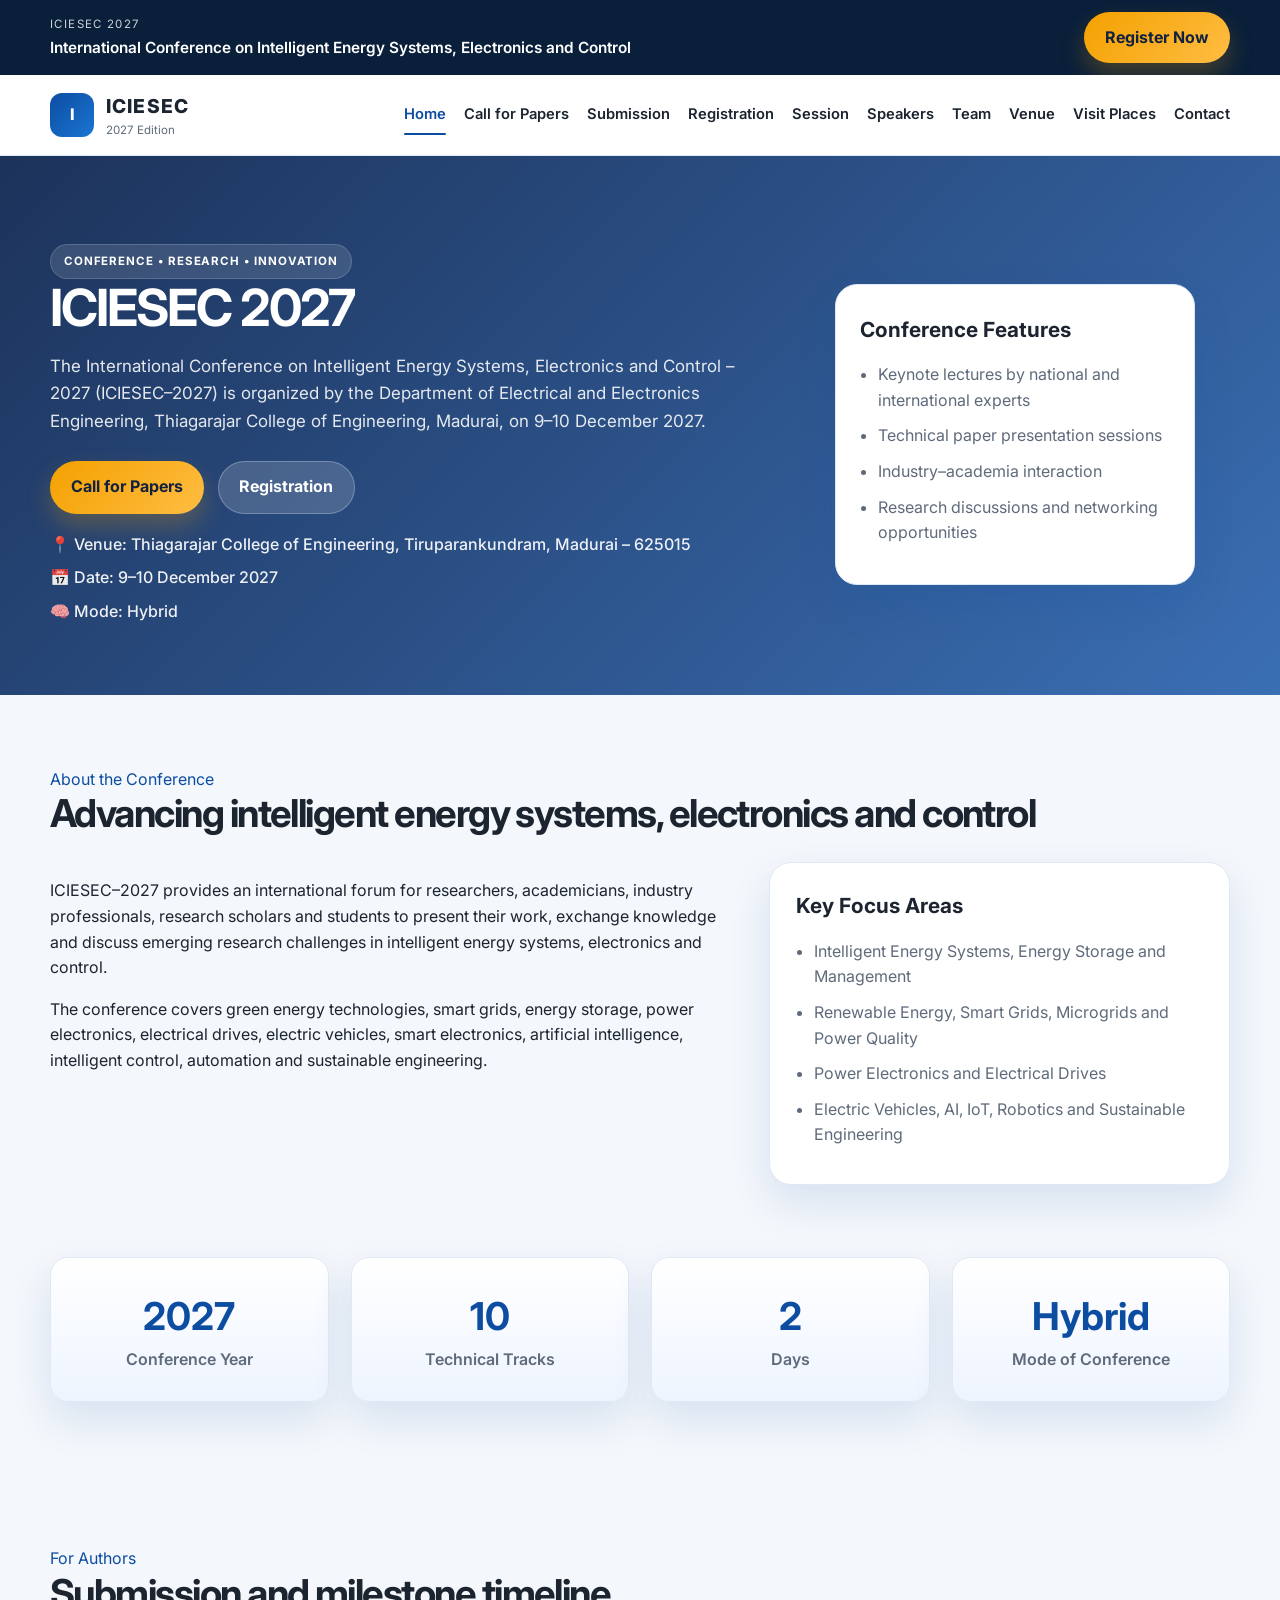
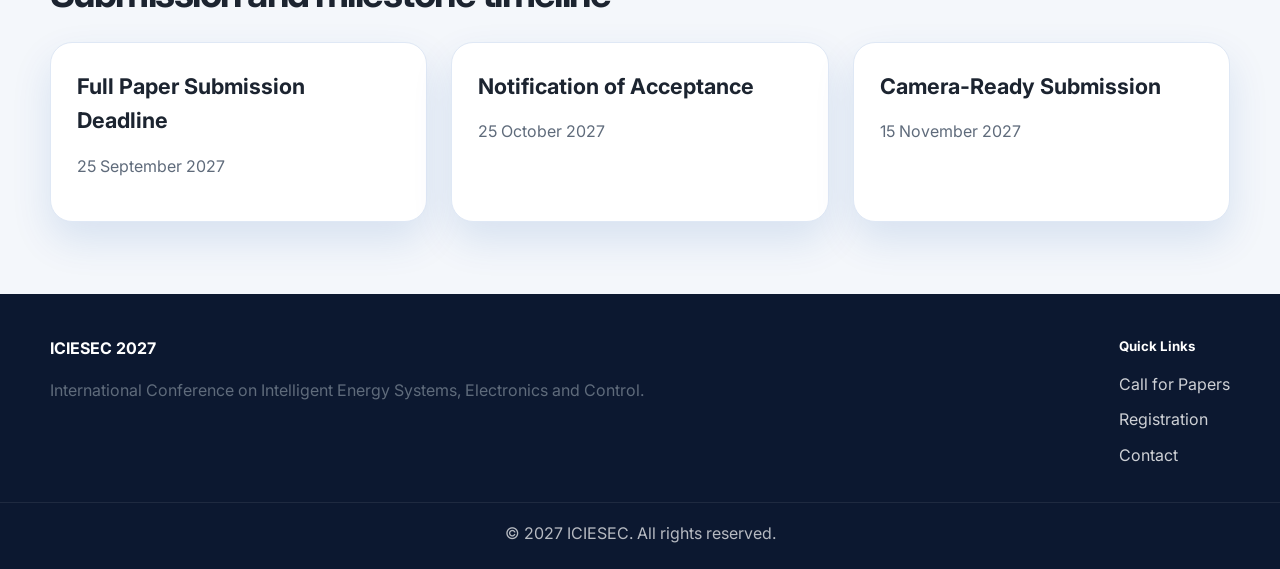
<file: index.html>
<!DOCTYPE html>
<html lang="en">
  <head>
    <meta charset="UTF-8" />
    <meta name="viewport" content="width=device-width, initial-scale=1.0" />
    <title>ICIESEC 2027 | Home</title>
    <meta name="description" content="ICIESEC 2027 conference website" />
    <link rel="preconnect" href="https://fonts.googleapis.com" />
    <link rel="preconnect" href="https://fonts.gstatic.com" crossorigin />
    <link href="https://fonts.googleapis.com/css2?family=Inter:wght@400;500;600;700;800&display=swap" rel="stylesheet" />
    <link rel="stylesheet" href="css/style.css" />
  </head>
  <body>
    <header class="topbar">
      <div class="container topbar-inner">
        <div class="brand-block">
          <span class="eyebrow">ICIESEC 2027</span>
          <strong>International Conference on Intelligent Energy Systems, Electronics and Control</strong>
        </div>
        <a href="Registration.html" class="btn btn-primary">Register Now</a>
      </div>
    </header>

    <nav class="navbar">
      <div class="container nav-inner">
        <div class="logo-wrap">
          <div class="logo-mark">I</div>
          <div>
            <div class="logo-title">ICIESEC</div>
            <div class="logo-subtitle">2027 Edition</div>
          </div>
        </div>

        <button class="nav-toggle" aria-label="Toggle navigation">☰</button>

        <div class="nav-links">
          <a href="index.html" class="active">Home</a>
          <a href="Papers.html">Call for Papers</a>
          <a href="Submission.html">Submission</a>
          <a href="Registration.html">Registration</a>
          <a href="session.html">Session</a>
          <a href="speakers.html">Speakers</a>
          <a href="team.html">Team</a>
          <a href="venue.html">Venue</a>
          <a href="place.html">Visit Places</a>
          <a href="contact.html">Contact</a>
        </div>
      </div>
    </nav>

    <main>
      <section class="hero">
        <div class="container hero-inner">
          <div class="hero-copy">
            <span class="tag">Conference • Research • Innovation</span>
            <h1>ICIESEC 2027</h1>
            <p>
              The International Conference on Intelligent Energy Systems, Electronics and Control – 2027 (ICIESEC–2027) is organized by the Department of Electrical and Electronics Engineering, Thiagarajar College of Engineering, Madurai, on 9–10 December 2027.
            </p>
            <div class="hero-actions">
              <a href="Papers.html" class="btn btn-primary">Call for Papers</a>
              <a href="Registration.html" class="btn btn-secondary">Registration</a>
            </div>
            <ul class="meta-list">
              <li>📍 Venue: Thiagarajar College of Engineering, Tiruparankundram, Madurai – 625015</li>
              <li>📅 Date: 9–10 December 2027</li>
              <li>🧠 Mode: Hybrid</li>
            </ul>
          </div>
          <div class="hero-panel">
            <div class="panel-card">
              <h3>Conference Features</h3>
              <ul>
                <li>Keynote lectures by national and international experts</li>
                <li>Technical paper presentation sessions</li>
                <li>Industry–academia interaction</li>
                <li>Research discussions and networking opportunities</li>
              </ul>
            </div>
          </div>
        </div>
      </section>

      <section class="info-section">
        <div class="container">
          <div class="section-heading">
            <span>About the Conference</span>
            <h2>Advancing intelligent energy systems, electronics and control</h2>
          </div>
          <div class="grid-2">
            <div>
              <p>
                ICIESEC–2027 provides an international forum for researchers, academicians, industry professionals, research scholars and students to present their work, exchange knowledge and discuss emerging research challenges in intelligent energy systems, electronics and control.
              </p>
              <p>
                The conference covers green energy technologies, smart grids, energy storage, power electronics, electrical drives, electric vehicles, smart electronics, artificial intelligence, intelligent control, automation and sustainable engineering.
              </p>
            </div>
            <div class="highlight-box">
              <h3>Key Focus Areas</h3>
              <ul>
                <li>Intelligent Energy Systems, Energy Storage and Management</li>
                <li>Renewable Energy, Smart Grids, Microgrids and Power Quality</li>
                <li>Power Electronics and Electrical Drives</li>
                <li>Electric Vehicles, AI, IoT, Robotics and Sustainable Engineering</li>
              </ul>
            </div>
          </div>
        </div>
      </section>

      <section class="stats-section">
        <div class="container stats-grid">
          <div class="stat-card">
            <strong>2027</strong>
            <span>Conference Year</span>
          </div>
          <div class="stat-card">
            <strong>10</strong>
            <span>Technical Tracks</span>
          </div>
          <div class="stat-card">
            <strong>2</strong>
            <span>Days</span>
          </div>
          <div class="stat-card">
            <strong>Hybrid</strong>
            <span>Mode of Conference</span>
          </div>
        </div>
      </section>

      <section class="info-section">
        <div class="container">
          <div class="section-heading">
            <span>For Authors</span>
            <h2>Submission and milestone timeline</h2>
          </div>
          <div class="card-list">
            <article class="feature-card">
              <h3>Full Paper Submission Deadline</h3>
              <p>25 September 2027</p>
            </article>
            <article class="feature-card">
              <h3>Notification of Acceptance</h3>
              <p>25 October 2027</p>
            </article>
            <article class="feature-card">
              <h3>Camera-Ready Submission</h3>
              <p>15 November 2027</p>
            </article>
          </div>
        </div>
      </section>
    </main>

    <footer class="site-footer">
      <div class="container footer-inner">
        <div>
          <h4>ICIESEC 2027</h4>
          <p>International Conference on Intelligent Energy Systems, Electronics and Control.</p>
        </div>
        <div>
          <h5>Quick Links</h5>
          <ul>
            <li><a href="Papers.html">Call for Papers</a></li>
            <li><a href="Registration.html">Registration</a></li>
            <li><a href="contact.html">Contact</a></li>
          </ul>
        </div>
      </div>
      <div class="footer-bottom">© 2027 ICIESEC. All rights reserved.</div>
    </footer>

    <script src="js/main.js"></script>
  </body>
</html>
</file>
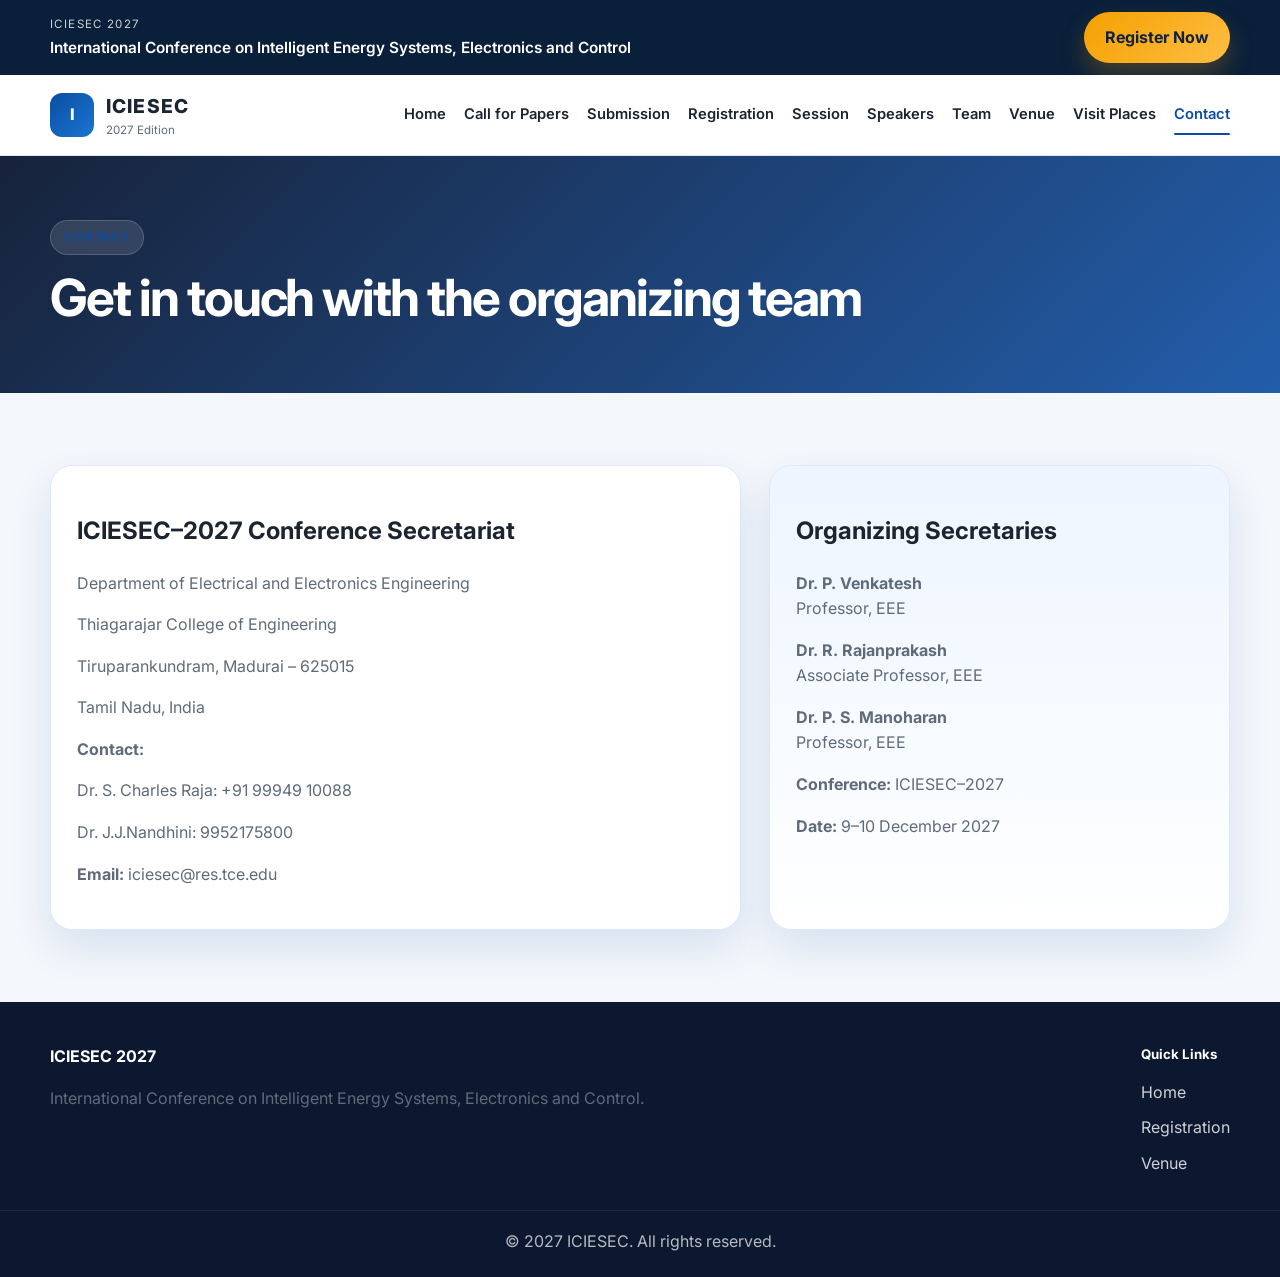
<file: contact.html>
<!DOCTYPE html>
<html lang="en">
  <head>
    <meta charset="UTF-8" />
    <meta name="viewport" content="width=device-width, initial-scale=1.0" />
    <title>ICIESEC 2027 | Contact</title>
    <link rel="preconnect" href="https://fonts.googleapis.com" />
    <link rel="preconnect" href="https://fonts.gstatic.com" crossorigin />
    <link href="https://fonts.googleapis.com/css2?family=Inter:wght@400;500;600;700;800&display=swap" rel="stylesheet" />
    <link rel="stylesheet" href="css/style.css" />
  </head>
  <body>
    <header class="topbar">
      <div class="container topbar-inner">
        <div class="brand-block">
          <span class="eyebrow">ICIESEC 2027</span>
          <strong>International Conference on Intelligent Energy Systems, Electronics and Control</strong>
        </div>
        <a href="Registration.html" class="btn btn-primary">Register Now</a>
      </div>
    </header>

    <nav class="navbar">
      <div class="container nav-inner">
        <div class="logo-wrap">
          <div class="logo-mark">I</div>
          <div>
            <div class="logo-title">ICIESEC</div>
            <div class="logo-subtitle">2027 Edition</div>
          </div>
        </div>
        <button class="nav-toggle" aria-label="Toggle navigation">☰</button>
        <div class="nav-links">
          <a href="index.html">Home</a>
          <a href="Papers.html">Call for Papers</a>
          <a href="Submission.html">Submission</a>
          <a href="Registration.html">Registration</a>
          <a href="session.html">Session</a>
          <a href="speakers.html">Speakers</a>
          <a href="team.html">Team</a>
          <a href="venue.html">Venue</a>
          <a href="place.html">Visit Places</a>
          <a href="contact.html" class="active">Contact</a>
        </div>
      </div>
    </nav>

    <main>
      <section class="page-hero narrow">
        <div class="container">
          <span class="tag">Contact</span>
          <h1>Get in touch with the organizing team</h1>
        </div>
      </section>

      <section class="content-section">
        <div class="container two-column">
          <div class="content-block">
            <h2>ICIESEC–2027 Conference Secretariat</h2>
            <p>Department of Electrical and Electronics Engineering</p>
            <p>Thiagarajar College of Engineering</p>
            <p>Tiruparankundram, Madurai – 625015</p>
            <p>Tamil Nadu, India</p>
            <p><strong>Contact:</strong></p>
            <p>Dr. S. Charles Raja: +91 99949 10088</p>
            <p>Dr. J.J.Nandhini: 9952175800</p>
            <p><strong>Email:</strong> iciesec@res.tce.edu</p>
          </div>
          <div class="content-block accent-box">
            <h2>Organizing Secretaries</h2>
            <p><strong>Dr. P. Venkatesh</strong><br />Professor, EEE</p>
            <p><strong>Dr. R. Rajanprakash</strong><br />Associate Professor, EEE</p>
            <p><strong>Dr. P. S. Manoharan</strong><br />Professor, EEE</p>
            <p><strong>Conference:</strong> ICIESEC–2027</p>
            <p><strong>Date:</strong> 9–10 December 2027</p>
          </div>
        </div>
      </section>
    </main>

    <footer class="site-footer">
      <div class="container footer-inner">
        <div>
          <h4>ICIESEC 2027</h4>
          <p>International Conference on Intelligent Energy Systems, Electronics and Control.</p>
        </div>
        <div>
          <h5>Quick Links</h5>
          <ul>
            <li><a href="index.html">Home</a></li>
            <li><a href="Registration.html">Registration</a></li>
            <li><a href="venue.html">Venue</a></li>
          </ul>
        </div>
      </div>
      <div class="footer-bottom">© 2027 ICIESEC. All rights reserved.</div>
    </footer>

    <script src="js/main.js"></script>
  </body>
</html>
</file>
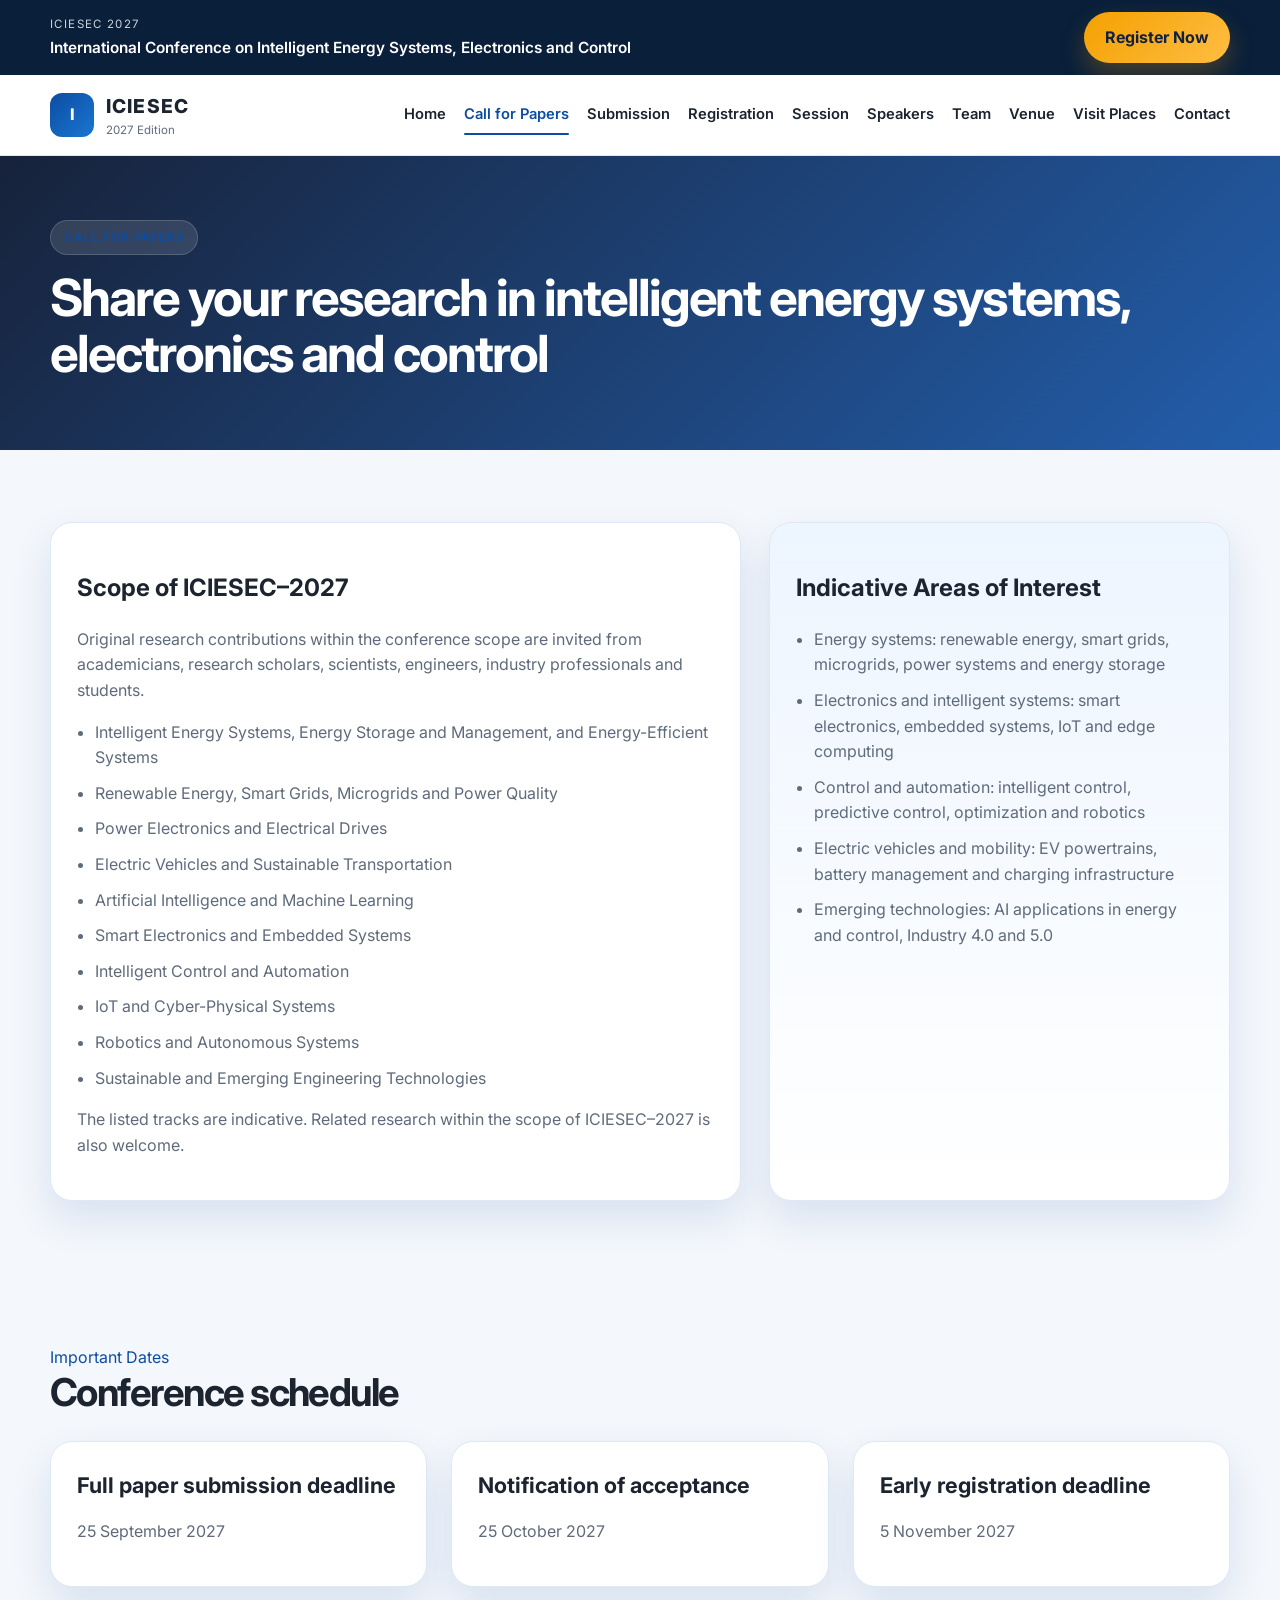
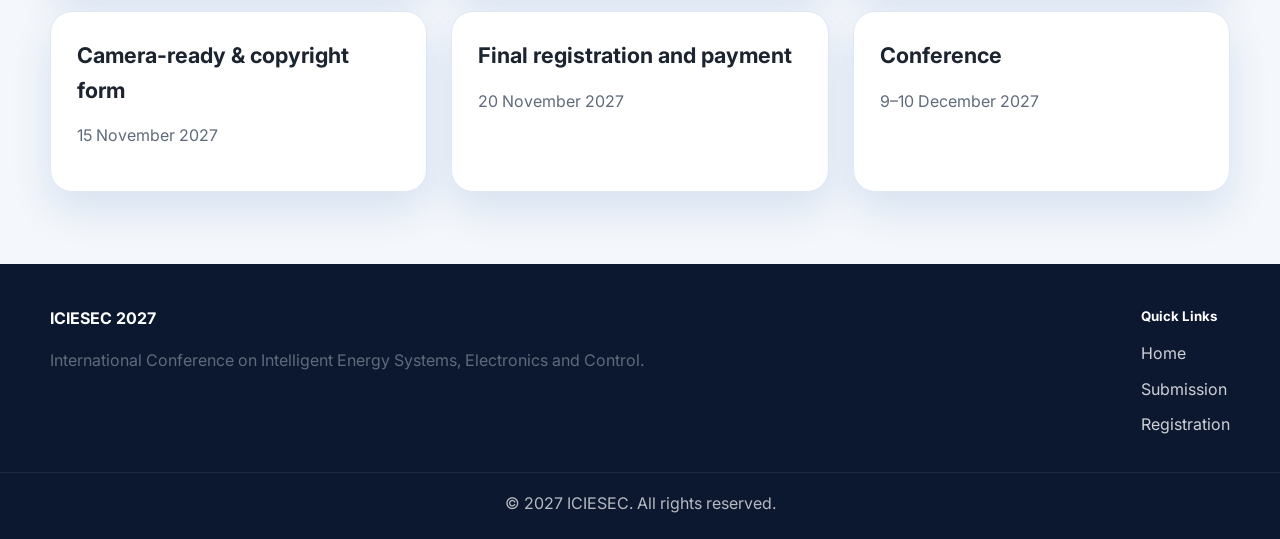
<file: Papers.html>
<!DOCTYPE html>
<html lang="en">
  <head>
    <meta charset="UTF-8" />
    <meta name="viewport" content="width=device-width, initial-scale=1.0" />
    <title>ICIESEC 2027 | Call for Papers</title>
    <link rel="preconnect" href="https://fonts.googleapis.com" />
    <link rel="preconnect" href="https://fonts.gstatic.com" crossorigin />
    <link href="https://fonts.googleapis.com/css2?family=Inter:wght@400;500;600;700;800&display=swap" rel="stylesheet" />
    <link rel="stylesheet" href="css/style.css" />
  </head>
  <body>
    <header class="topbar">
      <div class="container topbar-inner">
        <div class="brand-block">
          <span class="eyebrow">ICIESEC 2027</span>
          <strong>International Conference on Intelligent Energy Systems, Electronics and Control</strong>
        </div>
        <a href="Registration.html" class="btn btn-primary">Register Now</a>
      </div>
    </header>

    <nav class="navbar">
      <div class="container nav-inner">
        <div class="logo-wrap">
          <div class="logo-mark">I</div>
          <div>
            <div class="logo-title">ICIESEC</div>
            <div class="logo-subtitle">2027 Edition</div>
          </div>
        </div>
        <button class="nav-toggle" aria-label="Toggle navigation">☰</button>
        <div class="nav-links">
          <a href="index.html">Home</a>
          <a href="Papers.html" class="active">Call for Papers</a>
          <a href="Submission.html">Submission</a>
          <a href="Registration.html">Registration</a>
          <a href="session.html">Session</a>
          <a href="speakers.html">Speakers</a>
          <a href="team.html">Team</a>
          <a href="venue.html">Venue</a>
          <a href="place.html">Visit Places</a>
          <a href="contact.html">Contact</a>
        </div>
      </div>
    </nav>

    <main>
      <section class="page-hero narrow">
        <div class="container">
          <span class="tag">Call for Papers</span>
          <h1>Share your research in intelligent energy systems, electronics and control</h1>
        </div>
      </section>

      <section class="content-section">
        <div class="container two-column">
          <div class="content-block">
            <h2>Scope of ICIESEC–2027</h2>
            <p>
              Original research contributions within the conference scope are invited from academicians, research scholars, scientists, engineers, industry professionals and students.
            </p>
            <ul class="check-list">
              <li>Intelligent Energy Systems, Energy Storage and Management, and Energy-Efficient Systems</li>
              <li>Renewable Energy, Smart Grids, Microgrids and Power Quality</li>
              <li>Power Electronics and Electrical Drives</li>
              <li>Electric Vehicles and Sustainable Transportation</li>
              <li>Artificial Intelligence and Machine Learning</li>
              <li>Smart Electronics and Embedded Systems</li>
              <li>Intelligent Control and Automation</li>
              <li>IoT and Cyber-Physical Systems</li>
              <li>Robotics and Autonomous Systems</li>
              <li>Sustainable and Emerging Engineering Technologies</li>
            </ul>
            <p>The listed tracks are indicative. Related research within the scope of ICIESEC–2027 is also welcome.</p>
          </div>

          <div class="content-block accent-box">
            <h2>Indicative Areas of Interest</h2>
            <ul class="check-list">
              <li>Energy systems: renewable energy, smart grids, microgrids, power systems and energy storage</li>
              <li>Electronics and intelligent systems: smart electronics, embedded systems, IoT and edge computing</li>
              <li>Control and automation: intelligent control, predictive control, optimization and robotics</li>
              <li>Electric vehicles and mobility: EV powertrains, battery management and charging infrastructure</li>
              <li>Emerging technologies: AI applications in energy and control, Industry 4.0 and 5.0</li>
            </ul>
          </div>
        </div>
      </section>

      <section class="content-section">
        <div class="container">
          <div class="section-heading">
            <span>Important Dates</span>
            <h2>Conference schedule</h2>
          </div>
          <div class="card-list">
            <article class="feature-card">
              <h3>Full paper submission deadline</h3>
              <p>25 September 2027</p>
            </article>
            <article class="feature-card">
              <h3>Notification of acceptance</h3>
              <p>25 October 2027</p>
            </article>
            <article class="feature-card">
              <h3>Early registration deadline</h3>
              <p>5 November 2027</p>
            </article>
            <article class="feature-card">
              <h3>Camera-ready & copyright form</h3>
              <p>15 November 2027</p>
            </article>
            <article class="feature-card">
              <h3>Final registration and payment</h3>
              <p>20 November 2027</p>
            </article>
            <article class="feature-card">
              <h3>Conference</h3>
              <p>9–10 December 2027</p>
            </article>
          </div>
        </div>
      </section>
    </main>

    <footer class="site-footer">
      <div class="container footer-inner">
        <div>
          <h4>ICIESEC 2027</h4>
          <p>International Conference on Intelligent Energy Systems, Electronics and Control.</p>
        </div>
        <div>
          <h5>Quick Links</h5>
          <ul>
            <li><a href="index.html">Home</a></li>
            <li><a href="Submission.html">Submission</a></li>
            <li><a href="Registration.html">Registration</a></li>
          </ul>
        </div>
      </div>
      <div class="footer-bottom">© 2027 ICIESEC. All rights reserved.</div>
    </footer>

    <script src="js/main.js"></script>
  </body>
</html>
</file>
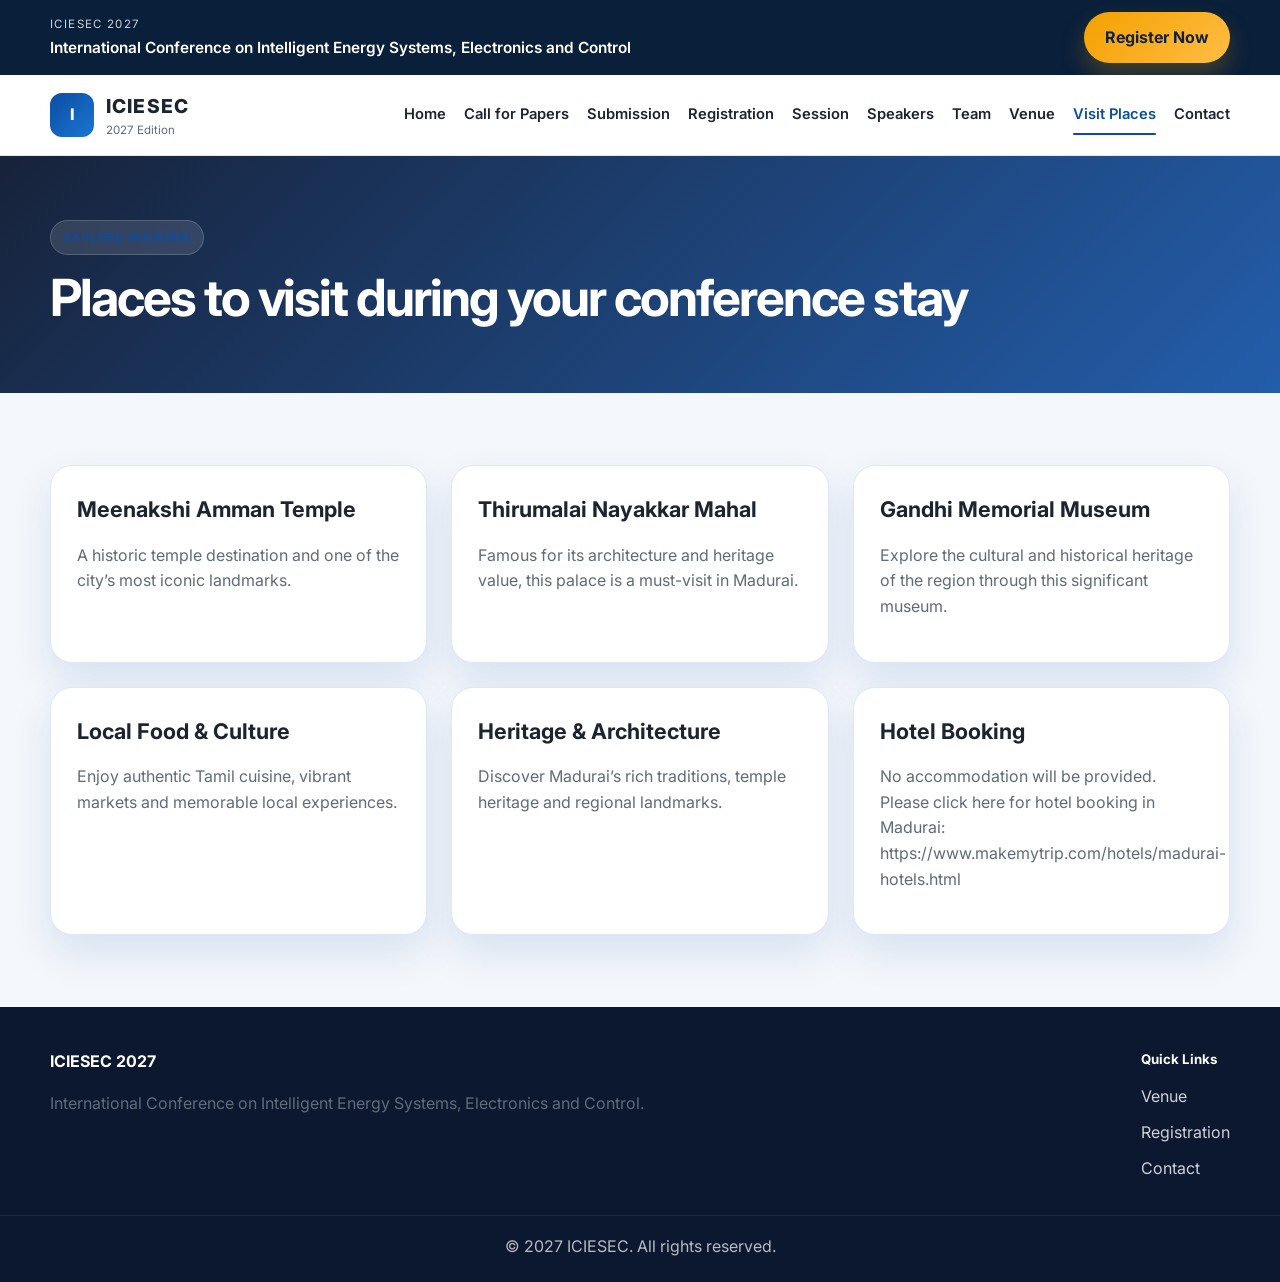
<file: place.html>
<!DOCTYPE html>
<html lang="en">
  <head>
    <meta charset="UTF-8" />
    <meta name="viewport" content="width=device-width, initial-scale=1.0" />
    <title>ICIESEC 2027 | Visit Places</title>
    <link rel="preconnect" href="https://fonts.googleapis.com" />
    <link rel="preconnect" href="https://fonts.gstatic.com" crossorigin />
    <link href="https://fonts.googleapis.com/css2?family=Inter:wght@400;500;600;700;800&display=swap" rel="stylesheet" />
    <link rel="stylesheet" href="css/style.css" />
  </head>
  <body>
    <header class="topbar">
      <div class="container topbar-inner">
        <div class="brand-block">
          <span class="eyebrow">ICIESEC 2027</span>
          <strong>International Conference on Intelligent Energy Systems, Electronics and Control</strong>
        </div>
        <a href="Registration.html" class="btn btn-primary">Register Now</a>
      </div>
    </header>

    <nav class="navbar">
      <div class="container nav-inner">
        <div class="logo-wrap">
          <div class="logo-mark">I</div>
          <div>
            <div class="logo-title">ICIESEC</div>
            <div class="logo-subtitle">2027 Edition</div>
          </div>
        </div>
        <button class="nav-toggle" aria-label="Toggle navigation">☰</button>
        <div class="nav-links">
          <a href="index.html">Home</a>
          <a href="Papers.html">Call for Papers</a>
          <a href="Submission.html">Submission</a>
          <a href="Registration.html">Registration</a>
          <a href="session.html">Session</a>
          <a href="speakers.html">Speakers</a>
          <a href="team.html">Team</a>
          <a href="venue.html">Venue</a>
          <a href="place.html" class="active">Visit Places</a>
          <a href="contact.html">Contact</a>
        </div>
      </div>
    </nav>

    <main>
      <section class="page-hero narrow">
        <div class="container">
          <span class="tag">Explore Madurai</span>
          <h1>Places to visit during your conference stay</h1>
        </div>
      </section>

      <section class="content-section">
        <div class="container card-list">
          <article class="feature-card">
            <h3>Meenakshi Amman Temple</h3>
            <p>A historic temple destination and one of the city’s most iconic landmarks.</p>
          </article>
          <article class="feature-card">
            <h3>Thirumalai Nayakkar Mahal</h3>
            <p>Famous for its architecture and heritage value, this palace is a must-visit in Madurai.</p>
          </article>
          <article class="feature-card">
            <h3>Gandhi Memorial Museum</h3>
            <p>Explore the cultural and historical heritage of the region through this significant museum.</p>
          </article>
          <article class="feature-card">
            <h3>Local Food & Culture</h3>
            <p>Enjoy authentic Tamil cuisine, vibrant markets and memorable local experiences.</p>
          </article>
          <article class="feature-card">
            <h3>Heritage & Architecture</h3>
            <p>Discover Madurai’s rich traditions, temple heritage and regional landmarks.</p>
          </article>
          <article class="feature-card">
            <h3>Hotel Booking</h3>
            <p>No accommodation will be provided. Please click here for hotel booking in Madurai: https://www.makemytrip.com/hotels/madurai-hotels.html</p>
          </article>
        </div>
      </section>
    </main>

    <footer class="site-footer">
      <div class="container footer-inner">
        <div>
          <h4>ICIESEC 2027</h4>
          <p>International Conference on Intelligent Energy Systems, Electronics and Control.</p>
        </div>
        <div>
          <h5>Quick Links</h5>
          <ul>
            <li><a href="venue.html">Venue</a></li>
            <li><a href="Registration.html">Registration</a></li>
            <li><a href="contact.html">Contact</a></li>
          </ul>
        </div>
      </div>
      <div class="footer-bottom">© 2027 ICIESEC. All rights reserved.</div>
    </footer>

    <script src="js/main.js"></script>
  </body>
</html>
</file>
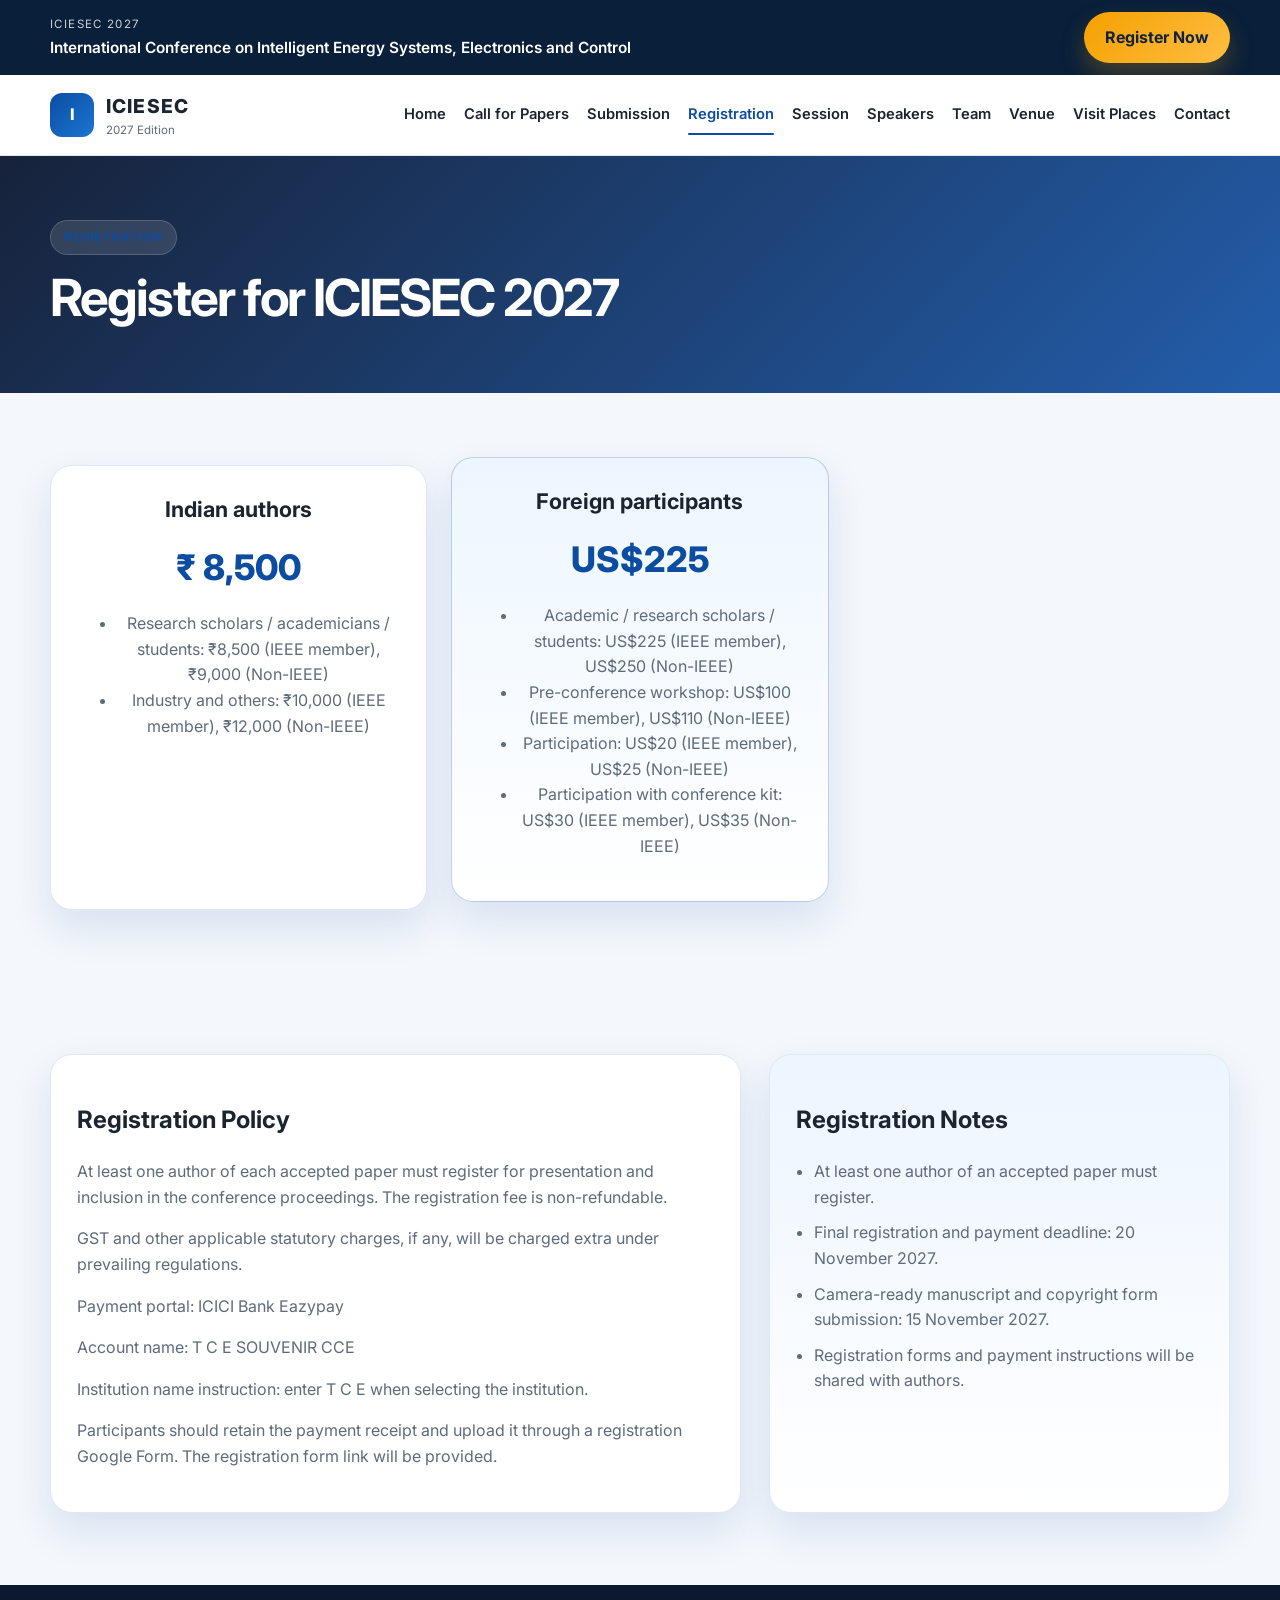
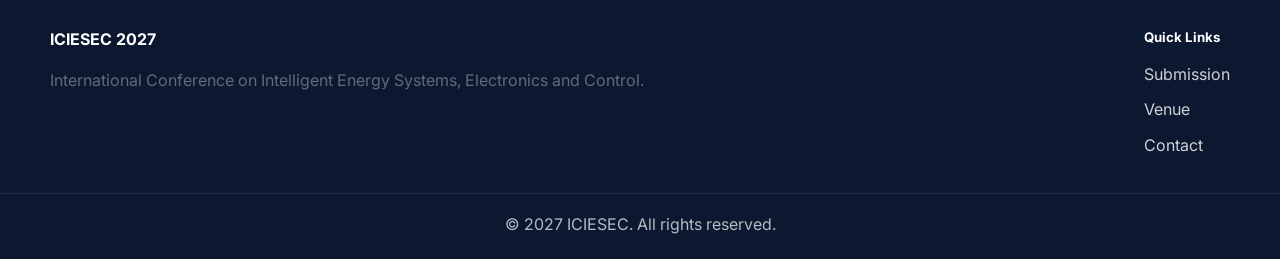
<file: Registration.html>
<!DOCTYPE html>
<html lang="en">
  <head>
    <meta charset="UTF-8" />
    <meta name="viewport" content="width=device-width, initial-scale=1.0" />
    <title>ICIESEC 2027 | Registration</title>
    <link rel="preconnect" href="https://fonts.googleapis.com" />
    <link rel="preconnect" href="https://fonts.gstatic.com" crossorigin />
    <link href="https://fonts.googleapis.com/css2?family=Inter:wght@400;500;600;700;800&display=swap" rel="stylesheet" />
    <link rel="stylesheet" href="css/style.css" />
  </head>
  <body>
    <header class="topbar">
      <div class="container topbar-inner">
        <div class="brand-block">
          <span class="eyebrow">ICIESEC 2027</span>
          <strong>International Conference on Intelligent Energy Systems, Electronics and Control</strong>
        </div>
        <a href="Registration.html" class="btn btn-primary">Register Now</a>
      </div>
    </header>

    <nav class="navbar">
      <div class="container nav-inner">
        <div class="logo-wrap">
          <div class="logo-mark">I</div>
          <div>
            <div class="logo-title">ICIESEC</div>
            <div class="logo-subtitle">2027 Edition</div>
          </div>
        </div>
        <button class="nav-toggle" aria-label="Toggle navigation">☰</button>
        <div class="nav-links">
          <a href="index.html">Home</a>
          <a href="Papers.html">Call for Papers</a>
          <a href="Submission.html">Submission</a>
          <a href="Registration.html" class="active">Registration</a>
          <a href="session.html">Session</a>
          <a href="speakers.html">Speakers</a>
          <a href="team.html">Team</a>
          <a href="venue.html">Venue</a>
          <a href="place.html">Visit Places</a>
          <a href="contact.html">Contact</a>
        </div>
      </div>
    </nav>

    <main>
      <section class="page-hero narrow">
        <div class="container">
          <span class="tag">Registration</span>
          <h1>Register for ICIESEC 2027</h1>
        </div>
      </section>

      <section class="content-section">
        <div class="container pricing-grid">
          <article class="pricing-card">
            <h3>Indian authors</h3>
            <div class="price">₹ 8,500</div>
            <ul>
              <li>Research scholars / academicians / students: ₹8,500 (IEEE member), ₹9,000 (Non-IEEE)</li>
              <li>Industry and others: ₹10,000 (IEEE member), ₹12,000 (Non-IEEE)</li>
            </ul>
          </article>

          <article class="pricing-card featured">
            <h3>Foreign participants</h3>
            <div class="price">US$225</div>
            <ul>
              <li>Academic / research scholars / students: US$225 (IEEE member), US$250 (Non-IEEE)</li>
              <li>Pre-conference workshop: US$100 (IEEE member), US$110 (Non-IEEE)</li>
              <li>Participation: US$20 (IEEE member), US$25 (Non-IEEE)</li>
              <li>Participation with conference kit: US$30 (IEEE member), US$35 (Non-IEEE)</li>
            </ul>
          </article>
        </div>
      </section>

      <section class="content-section">
        <div class="container two-column">
          <div class="content-block">
            <h2>Registration Policy</h2>
            <p>
              At least one author of each accepted paper must register for presentation and inclusion in the conference proceedings. The registration fee is non-refundable.
            </p>
            <p>GST and other applicable statutory charges, if any, will be charged extra under prevailing regulations.</p>
            <p>Payment portal: ICICI Bank Eazypay</p>
            <p>Account name: T C E SOUVENIR CCE</p>
            <p>Institution name instruction: enter T C E when selecting the institution.</p>
            <p>Participants should retain the payment receipt and upload it through a registration Google Form. The registration form link will be provided.</p>
          </div>
          <div class="content-block accent-box">
            <h2>Registration Notes</h2>
            <ul class="check-list">
              <li>At least one author of an accepted paper must register.</li>
              <li>Final registration and payment deadline: 20 November 2027.</li>
              <li>Camera-ready manuscript and copyright form submission: 15 November 2027.</li>
              <li>Registration forms and payment instructions will be shared with authors.</li>
            </ul>
          </div>
        </div>
      </section>
    </main>

    <footer class="site-footer">
      <div class="container footer-inner">
        <div>
          <h4>ICIESEC 2027</h4>
          <p>International Conference on Intelligent Energy Systems, Electronics and Control.</p>
        </div>
        <div>
          <h5>Quick Links</h5>
          <ul>
            <li><a href="Submission.html">Submission</a></li>
            <li><a href="venue.html">Venue</a></li>
            <li><a href="contact.html">Contact</a></li>
          </ul>
        </div>
      </div>
      <div class="footer-bottom">© 2027 ICIESEC. All rights reserved.</div>
    </footer>

    <script src="js/main.js"></script>
  </body>
</html>
</file>
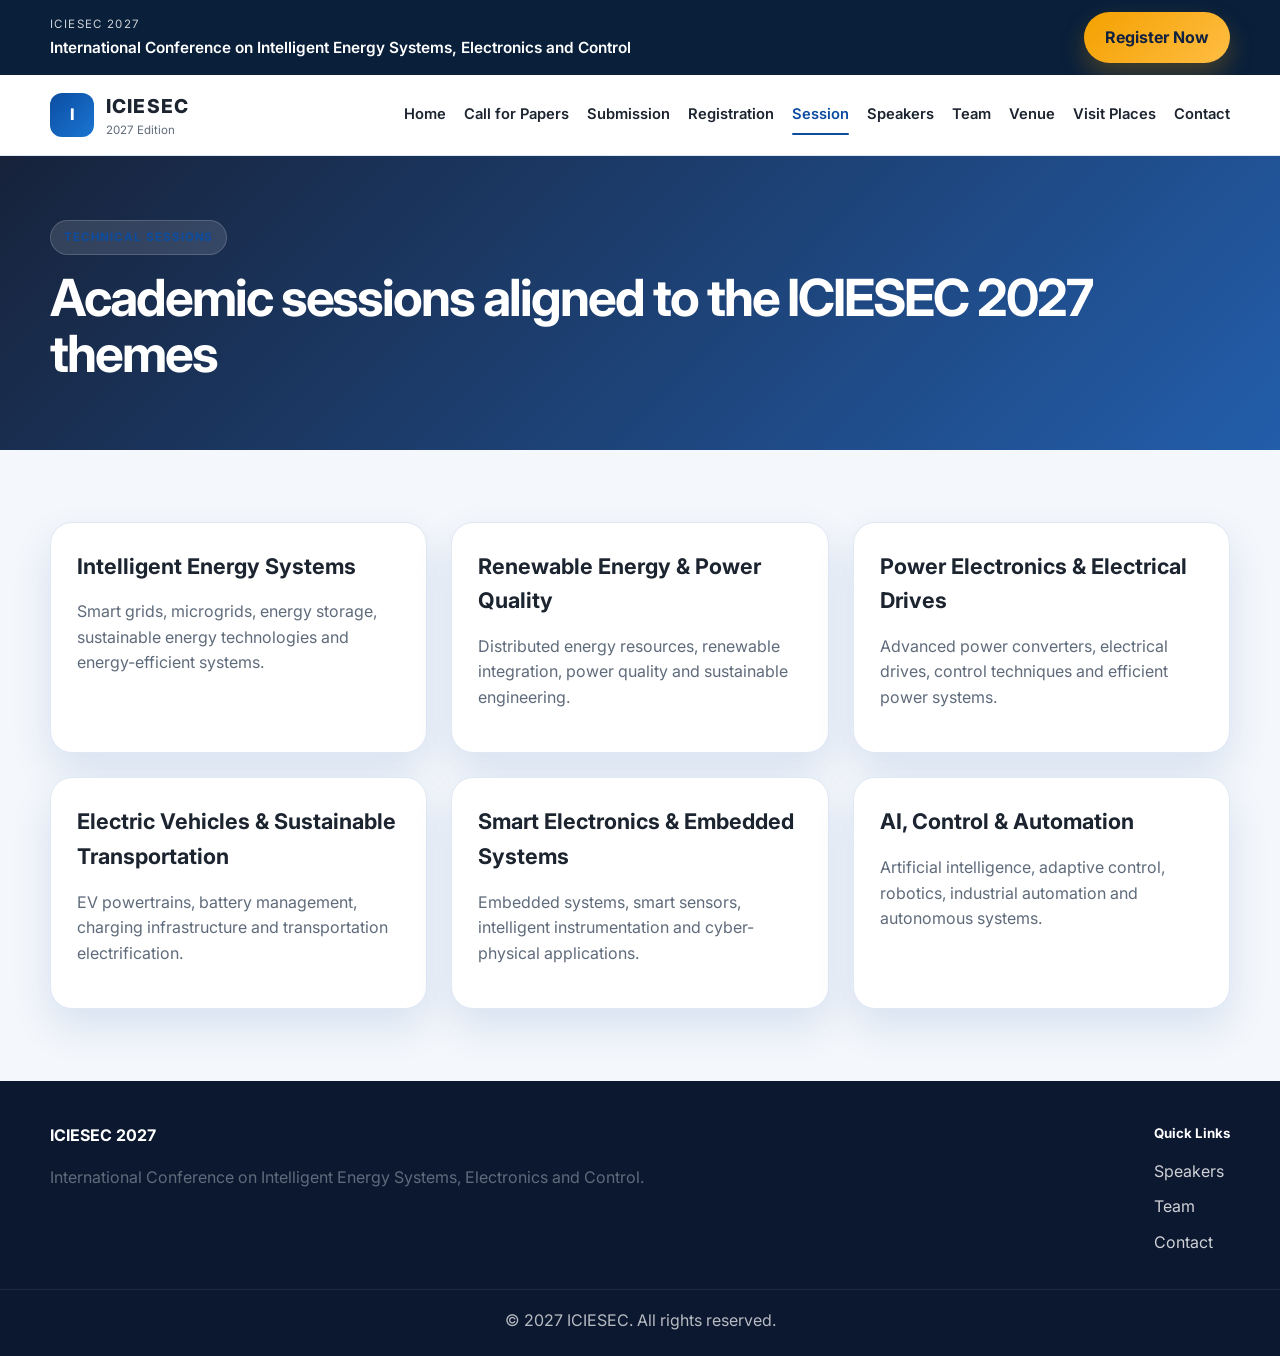
<file: session.html>
<!DOCTYPE html>
<html lang="en">
  <head>
    <meta charset="UTF-8" />
    <meta name="viewport" content="width=device-width, initial-scale=1.0" />
    <title>ICIESEC 2027 | Sessions</title>
    <link rel="preconnect" href="https://fonts.googleapis.com" />
    <link rel="preconnect" href="https://fonts.gstatic.com" crossorigin />
    <link href="https://fonts.googleapis.com/css2?family=Inter:wght@400;500;600;700;800&display=swap" rel="stylesheet" />
    <link rel="stylesheet" href="css/style.css" />
  </head>
  <body>
    <header class="topbar">
      <div class="container topbar-inner">
        <div class="brand-block">
          <span class="eyebrow">ICIESEC 2027</span>
          <strong>International Conference on Intelligent Energy Systems, Electronics and Control</strong>
        </div>
        <a href="Registration.html" class="btn btn-primary">Register Now</a>
      </div>
    </header>

    <nav class="navbar">
      <div class="container nav-inner">
        <div class="logo-wrap">
          <div class="logo-mark">I</div>
          <div>
            <div class="logo-title">ICIESEC</div>
            <div class="logo-subtitle">2027 Edition</div>
          </div>
        </div>
        <button class="nav-toggle" aria-label="Toggle navigation">☰</button>
        <div class="nav-links">
          <a href="index.html">Home</a>
          <a href="Papers.html">Call for Papers</a>
          <a href="Submission.html">Submission</a>
          <a href="Registration.html">Registration</a>
          <a href="session.html" class="active">Session</a>
          <a href="speakers.html">Speakers</a>
          <a href="team.html">Team</a>
          <a href="venue.html">Venue</a>
          <a href="place.html">Visit Places</a>
          <a href="contact.html">Contact</a>
        </div>
      </div>
    </nav>

    <main>
      <section class="page-hero narrow">
        <div class="container">
          <span class="tag">Technical Sessions</span>
          <h1>Academic sessions aligned to the ICIESEC 2027 themes</h1>
        </div>
      </section>

      <section class="content-section">
        <div class="container card-list">
          <article class="feature-card">
            <h3>Intelligent Energy Systems</h3>
            <p>Smart grids, microgrids, energy storage, sustainable energy technologies and energy-efficient systems.</p>
          </article>
          <article class="feature-card">
            <h3>Renewable Energy & Power Quality</h3>
            <p>Distributed energy resources, renewable integration, power quality and sustainable engineering.</p>
          </article>
          <article class="feature-card">
            <h3>Power Electronics & Electrical Drives</h3>
            <p>Advanced power converters, electrical drives, control techniques and efficient power systems.</p>
          </article>
          <article class="feature-card">
            <h3>Electric Vehicles & Sustainable Transportation</h3>
            <p>EV powertrains, battery management, charging infrastructure and transportation electrification.</p>
          </article>
          <article class="feature-card">
            <h3>Smart Electronics & Embedded Systems</h3>
            <p>Embedded systems, smart sensors, intelligent instrumentation and cyber-physical applications.</p>
          </article>
          <article class="feature-card">
            <h3>AI, Control & Automation</h3>
            <p>Artificial intelligence, adaptive control, robotics, industrial automation and autonomous systems.</p>
          </article>
        </div>
      </section>
    </main>

    <footer class="site-footer">
      <div class="container footer-inner">
        <div>
          <h4>ICIESEC 2027</h4>
          <p>International Conference on Intelligent Energy Systems, Electronics and Control.</p>
        </div>
        <div>
          <h5>Quick Links</h5>
          <ul>
            <li><a href="speakers.html">Speakers</a></li>
            <li><a href="team.html">Team</a></li>
            <li><a href="contact.html">Contact</a></li>
          </ul>
        </div>
      </div>
      <div class="footer-bottom">© 2027 ICIESEC. All rights reserved.</div>
    </footer>

    <script src="js/main.js"></script>
  </body>
</html>
</file>
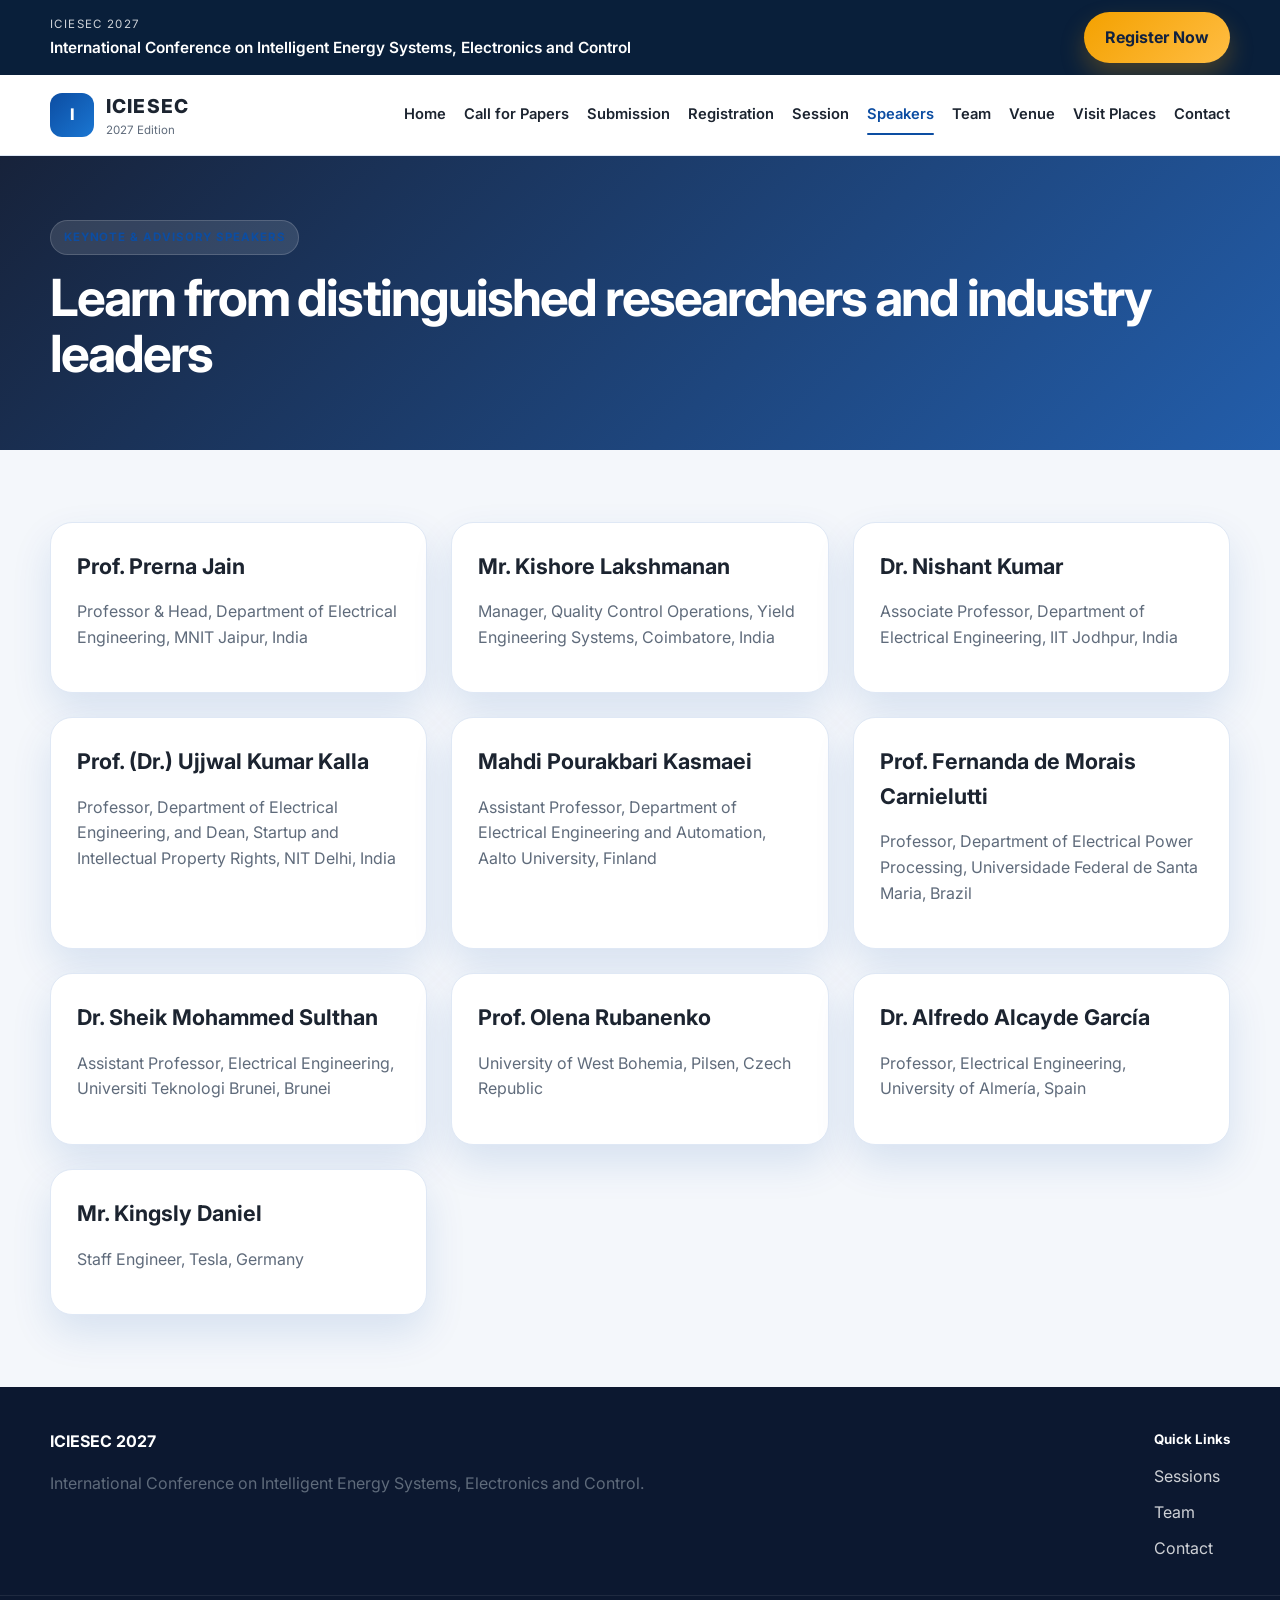
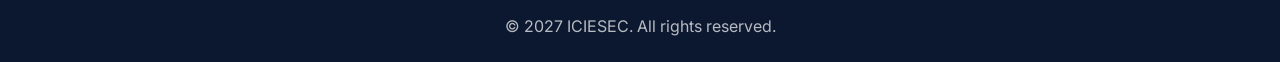
<file: speakers.html>
<!DOCTYPE html>
<html lang="en">
  <head>
    <meta charset="UTF-8" />
    <meta name="viewport" content="width=device-width, initial-scale=1.0" />
    <title>ICIESEC 2027 | Speakers</title>
    <link rel="preconnect" href="https://fonts.googleapis.com" />
    <link rel="preconnect" href="https://fonts.gstatic.com" crossorigin />
    <link href="https://fonts.googleapis.com/css2?family=Inter:wght@400;500;600;700;800&display=swap" rel="stylesheet" />
    <link rel="stylesheet" href="css/style.css" />
  </head>
  <body>
    <header class="topbar">
      <div class="container topbar-inner">
        <div class="brand-block">
          <span class="eyebrow">ICIESEC 2027</span>
          <strong>International Conference on Intelligent Energy Systems, Electronics and Control</strong>
        </div>
        <a href="Registration.html" class="btn btn-primary">Register Now</a>
      </div>
    </header>

    <nav class="navbar">
      <div class="container nav-inner">
        <div class="logo-wrap">
          <div class="logo-mark">I</div>
          <div>
            <div class="logo-title">ICIESEC</div>
            <div class="logo-subtitle">2027 Edition</div>
          </div>
        </div>
        <button class="nav-toggle" aria-label="Toggle navigation">☰</button>
        <div class="nav-links">
          <a href="index.html">Home</a>
          <a href="Papers.html">Call for Papers</a>
          <a href="Submission.html">Submission</a>
          <a href="Registration.html">Registration</a>
          <a href="session.html">Session</a>
          <a href="speakers.html" class="active">Speakers</a>
          <a href="team.html">Team</a>
          <a href="venue.html">Venue</a>
          <a href="place.html">Visit Places</a>
          <a href="contact.html">Contact</a>
        </div>
      </div>
    </nav>

    <main>
      <section class="page-hero narrow">
        <div class="container">
          <span class="tag">Keynote & Advisory Speakers</span>
          <h1>Learn from distinguished researchers and industry leaders</h1>
        </div>
      </section>

      <section class="content-section">
        <div class="container card-list">
          <article class="feature-card speaker-card">
            <h3>Prof. Prerna Jain</h3>
            <p>Professor & Head, Department of Electrical Engineering, MNIT Jaipur, India</p>
          </article>
          <article class="feature-card speaker-card">
            <h3>Mr. Kishore Lakshmanan</h3>
            <p>Manager, Quality Control Operations, Yield Engineering Systems, Coimbatore, India</p>
          </article>
          <article class="feature-card speaker-card">
            <h3>Dr. Nishant Kumar</h3>
            <p>Associate Professor, Department of Electrical Engineering, IIT Jodhpur, India</p>
          </article>
          <article class="feature-card speaker-card">
            <h3>Prof. (Dr.) Ujjwal Kumar Kalla</h3>
            <p>Professor, Department of Electrical Engineering, and Dean, Startup and Intellectual Property Rights, NIT Delhi, India</p>
          </article>
          <article class="feature-card speaker-card">
            <h3>Mahdi Pourakbari Kasmaei</h3>
            <p>Assistant Professor, Department of Electrical Engineering and Automation, Aalto University, Finland</p>
          </article>
          <article class="feature-card speaker-card">
            <h3>Prof. Fernanda de Morais Carnielutti</h3>
            <p>Professor, Department of Electrical Power Processing, Universidade Federal de Santa Maria, Brazil</p>
          </article>
          <article class="feature-card speaker-card">
            <h3>Dr. Sheik Mohammed Sulthan</h3>
            <p>Assistant Professor, Electrical Engineering, Universiti Teknologi Brunei, Brunei</p>
          </article>
          <article class="feature-card speaker-card">
            <h3>Prof. Olena Rubanenko</h3>
            <p>University of West Bohemia, Pilsen, Czech Republic</p>
          </article>
          <article class="feature-card speaker-card">
            <h3>Dr. Alfredo Alcayde García</h3>
            <p>Professor, Electrical Engineering, University of Almería, Spain</p>
          </article>
          <article class="feature-card speaker-card">
            <h3>Mr. Kingsly Daniel</h3>
            <p>Staff Engineer, Tesla, Germany</p>
          </article>
        </div>
      </section>
    </main>

    <footer class="site-footer">
      <div class="container footer-inner">
        <div>
          <h4>ICIESEC 2027</h4>
          <p>International Conference on Intelligent Energy Systems, Electronics and Control.</p>
        </div>
        <div>
          <h5>Quick Links</h5>
          <ul>
            <li><a href="session.html">Sessions</a></li>
            <li><a href="team.html">Team</a></li>
            <li><a href="contact.html">Contact</a></li>
          </ul>
        </div>
      </div>
      <div class="footer-bottom">© 2027 ICIESEC. All rights reserved.</div>
    </footer>

    <script src="js/main.js"></script>
  </body>
</html>
</file>
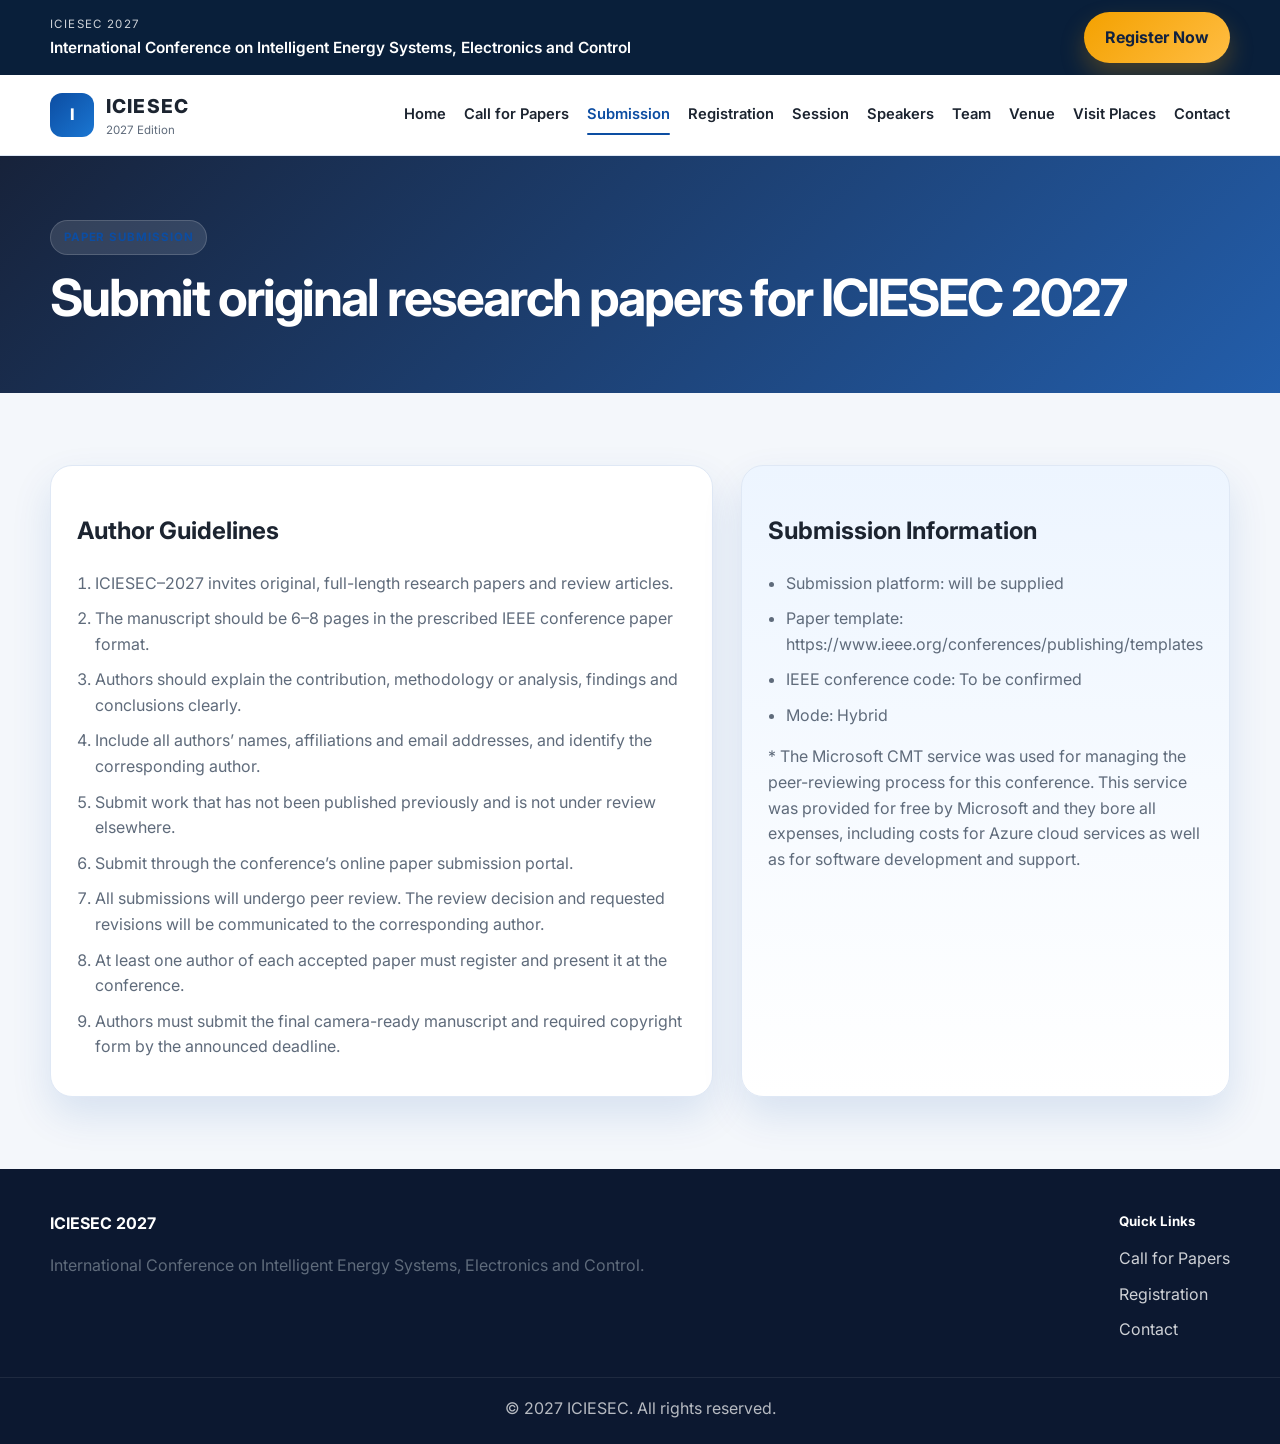
<file: Submission.html>
<!DOCTYPE html>
<html lang="en">
  <head>
    <meta charset="UTF-8" />
    <meta name="viewport" content="width=device-width, initial-scale=1.0" />
    <title>ICIESEC 2027 | Submission</title>
    <link rel="preconnect" href="https://fonts.googleapis.com" />
    <link rel="preconnect" href="https://fonts.gstatic.com" crossorigin />
    <link href="https://fonts.googleapis.com/css2?family=Inter:wght@400;500;600;700;800&display=swap" rel="stylesheet" />
    <link rel="stylesheet" href="css/style.css" />
  </head>
  <body>
    <header class="topbar">
      <div class="container topbar-inner">
        <div class="brand-block">
          <span class="eyebrow">ICIESEC 2027</span>
          <strong>International Conference on Intelligent Energy Systems, Electronics and Control</strong>
        </div>
        <a href="Registration.html" class="btn btn-primary">Register Now</a>
      </div>
    </header>

    <nav class="navbar">
      <div class="container nav-inner">
        <div class="logo-wrap">
          <div class="logo-mark">I</div>
          <div>
            <div class="logo-title">ICIESEC</div>
            <div class="logo-subtitle">2027 Edition</div>
          </div>
        </div>
        <button class="nav-toggle" aria-label="Toggle navigation">☰</button>
        <div class="nav-links">
          <a href="index.html">Home</a>
          <a href="Papers.html">Call for Papers</a>
          <a href="Submission.html" class="active">Submission</a>
          <a href="Registration.html">Registration</a>
          <a href="session.html">Session</a>
          <a href="speakers.html">Speakers</a>
          <a href="team.html">Team</a>
          <a href="venue.html">Venue</a>
          <a href="place.html">Visit Places</a>
          <a href="contact.html">Contact</a>
        </div>
      </div>
    </nav>

    <main>
      <section class="page-hero narrow">
        <div class="container">
          <span class="tag">Paper Submission</span>
          <h1>Submit original research papers for ICIESEC 2027</h1>
        </div>
      </section>

      <section class="content-section">
        <div class="container two-column">
          <div class="content-block">
            <h2>Author Guidelines</h2>
            <ol class="numbered-list">
              <li>ICIESEC–2027 invites original, full-length research papers and review articles.</li>
              <li>The manuscript should be 6–8 pages in the prescribed IEEE conference paper format.</li>
              <li>Authors should explain the contribution, methodology or analysis, findings and conclusions clearly.</li>
              <li>Include all authors’ names, affiliations and email addresses, and identify the corresponding author.</li>
              <li>Submit work that has not been published previously and is not under review elsewhere.</li>
              <li>Submit through the conference’s online paper submission portal.</li>
              <li>All submissions will undergo peer review. The review decision and requested revisions will be communicated to the corresponding author.</li>
              <li>At least one author of each accepted paper must register and present it at the conference.</li>
              <li>Authors must submit the final camera-ready manuscript and required copyright form by the announced deadline.</li>
            </ol>
          </div>

          <div class="content-block accent-box">
            <h2>Submission Information</h2>
            <ul class="check-list">
              <li>Submission platform: will be supplied</li>
              <li>Paper template: https://www.ieee.org/conferences/publishing/templates</li>
              <li>IEEE conference code: To be confirmed</li>
              <li>Mode: Hybrid</li>
            </ul>
            <p>* The Microsoft CMT service was used for managing the peer-reviewing process for this conference. This service was provided for free by Microsoft and they bore all expenses, including costs for Azure cloud services as well as for software development and support.</p>
          </div>
        </div>
      </section>
    </main>

    <footer class="site-footer">
      <div class="container footer-inner">
        <div>
          <h4>ICIESEC 2027</h4>
          <p>International Conference on Intelligent Energy Systems, Electronics and Control.</p>
        </div>
        <div>
          <h5>Quick Links</h5>
          <ul>
            <li><a href="Papers.html">Call for Papers</a></li>
            <li><a href="Registration.html">Registration</a></li>
            <li><a href="contact.html">Contact</a></li>
          </ul>
        </div>
      </div>
      <div class="footer-bottom">© 2027 ICIESEC. All rights reserved.</div>
    </footer>

    <script src="js/main.js"></script>
  </body>
</html>
</file>
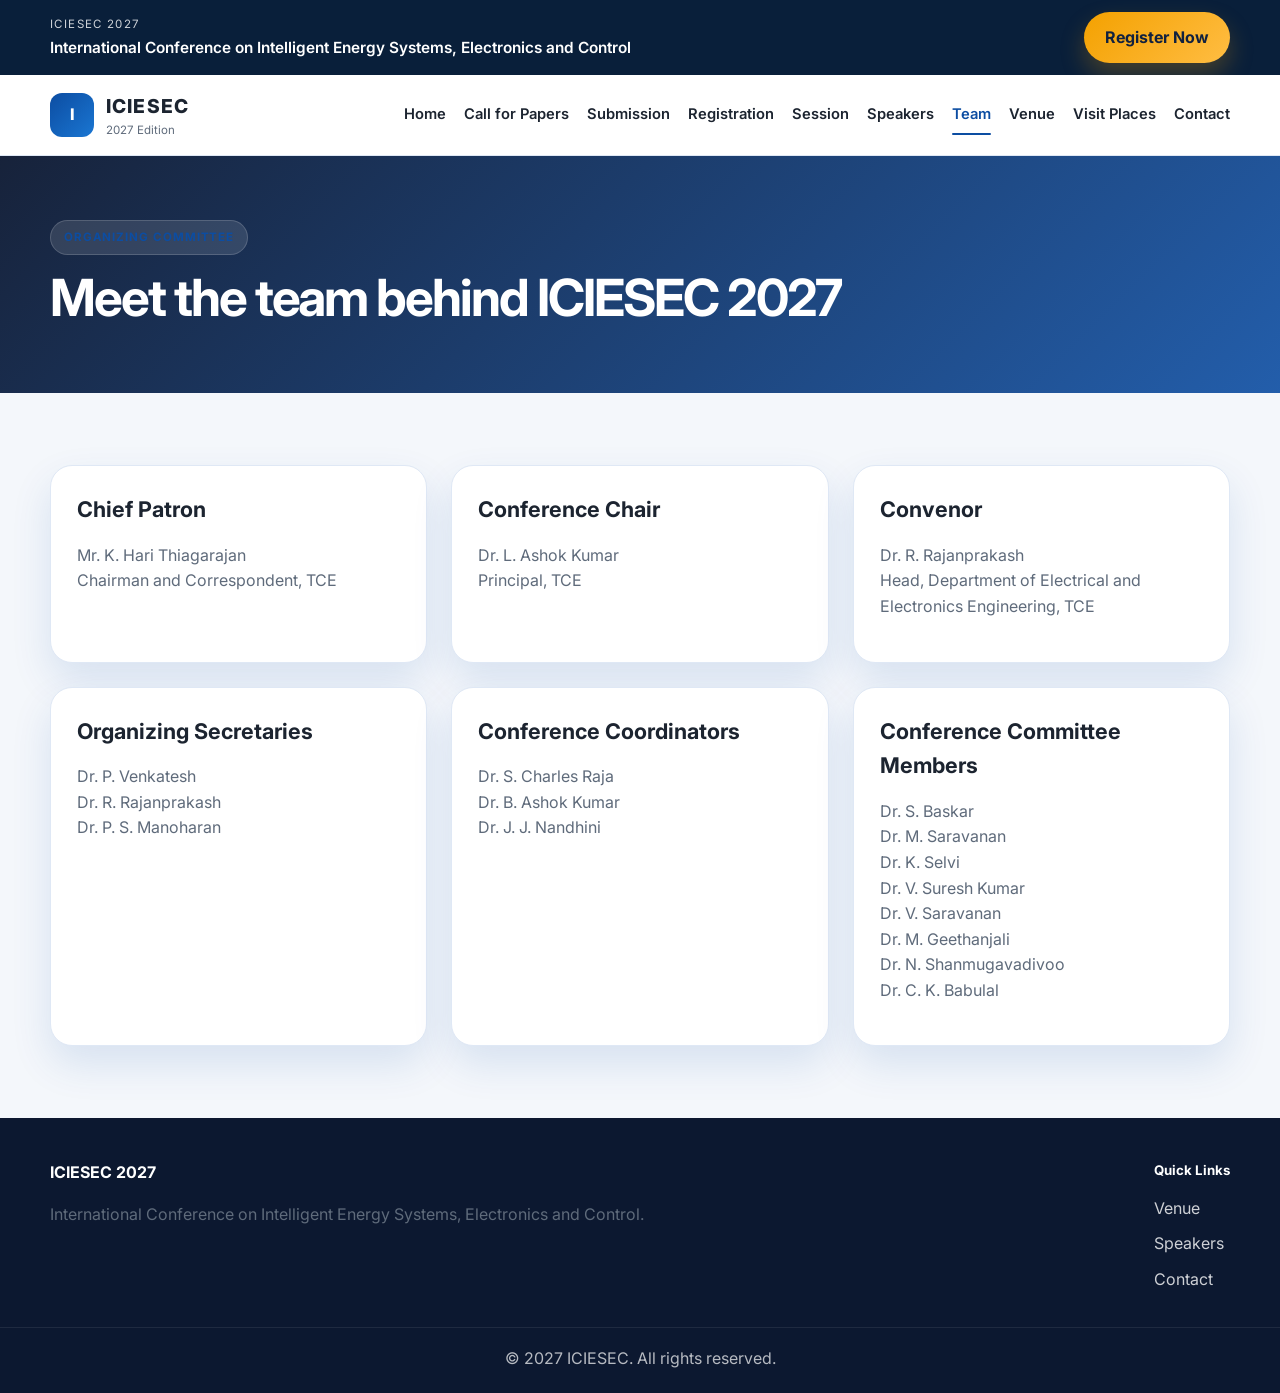
<file: team.html>
<!DOCTYPE html>
<html lang="en">
  <head>
    <meta charset="UTF-8" />
    <meta name="viewport" content="width=device-width, initial-scale=1.0" />
    <title>ICIESEC 2027 | Team</title>
    <link rel="preconnect" href="https://fonts.googleapis.com" />
    <link rel="preconnect" href="https://fonts.gstatic.com" crossorigin />
    <link href="https://fonts.googleapis.com/css2?family=Inter:wght@400;500;600;700;800&display=swap" rel="stylesheet" />
    <link rel="stylesheet" href="css/style.css" />
  </head>
  <body>
    <header class="topbar">
      <div class="container topbar-inner">
        <div class="brand-block">
          <span class="eyebrow">ICIESEC 2027</span>
          <strong>International Conference on Intelligent Energy Systems, Electronics and Control</strong>
        </div>
        <a href="Registration.html" class="btn btn-primary">Register Now</a>
      </div>
    </header>

    <nav class="navbar">
      <div class="container nav-inner">
        <div class="logo-wrap">
          <div class="logo-mark">I</div>
          <div>
            <div class="logo-title">ICIESEC</div>
            <div class="logo-subtitle">2027 Edition</div>
          </div>
        </div>
        <button class="nav-toggle" aria-label="Toggle navigation">☰</button>
        <div class="nav-links">
          <a href="index.html">Home</a>
          <a href="Papers.html">Call for Papers</a>
          <a href="Submission.html">Submission</a>
          <a href="Registration.html">Registration</a>
          <a href="session.html">Session</a>
          <a href="speakers.html">Speakers</a>
          <a href="team.html" class="active">Team</a>
          <a href="venue.html">Venue</a>
          <a href="place.html">Visit Places</a>
          <a href="contact.html">Contact</a>
        </div>
      </div>
    </nav>

    <main>
      <section class="page-hero narrow">
        <div class="container">
          <span class="tag">Organizing Committee</span>
          <h1>Meet the team behind ICIESEC 2027</h1>
        </div>
      </section>

      <section class="content-section">
        <div class="container card-list">
          <article class="feature-card">
            <h3>Chief Patron</h3>
            <p>Mr. K. Hari Thiagarajan<br />Chairman and Correspondent, TCE</p>
          </article>
          <article class="feature-card">
            <h3>Conference Chair</h3>
            <p>Dr. L. Ashok Kumar<br />Principal, TCE</p>
          </article>
          <article class="feature-card">
            <h3>Convenor</h3>
            <p>Dr. R. Rajanprakash<br />Head, Department of Electrical and Electronics Engineering, TCE</p>
          </article>
          <article class="feature-card">
            <h3>Organizing Secretaries</h3>
            <p>Dr. P. Venkatesh<br />Dr. R. Rajanprakash<br />Dr. P. S. Manoharan</p>
          </article>
          <article class="feature-card">
            <h3>Conference Coordinators</h3>
            <p>Dr. S. Charles Raja<br />Dr. B. Ashok Kumar<br />Dr. J. J. Nandhini</p>
          </article>
          <article class="feature-card">
            <h3>Conference Committee Members</h3>
            <p>Dr. S. Baskar<br />Dr. M. Saravanan<br />Dr. K. Selvi<br />Dr. V. Suresh Kumar<br />Dr. V. Saravanan<br />Dr. M. Geethanjali<br />Dr. N. Shanmugavadivoo<br />Dr. C. K. Babulal</p>
          </article>
        </div>
      </section>
    </main>

    <footer class="site-footer">
      <div class="container footer-inner">
        <div>
          <h4>ICIESEC 2027</h4>
          <p>International Conference on Intelligent Energy Systems, Electronics and Control.</p>
        </div>
        <div>
          <h5>Quick Links</h5>
          <ul>
            <li><a href="venue.html">Venue</a></li>
            <li><a href="speakers.html">Speakers</a></li>
            <li><a href="contact.html">Contact</a></li>
          </ul>
        </div>
      </div>
      <div class="footer-bottom">© 2027 ICIESEC. All rights reserved.</div>
    </footer>

    <script src="js/main.js"></script>
  </body>
</html>
</file>
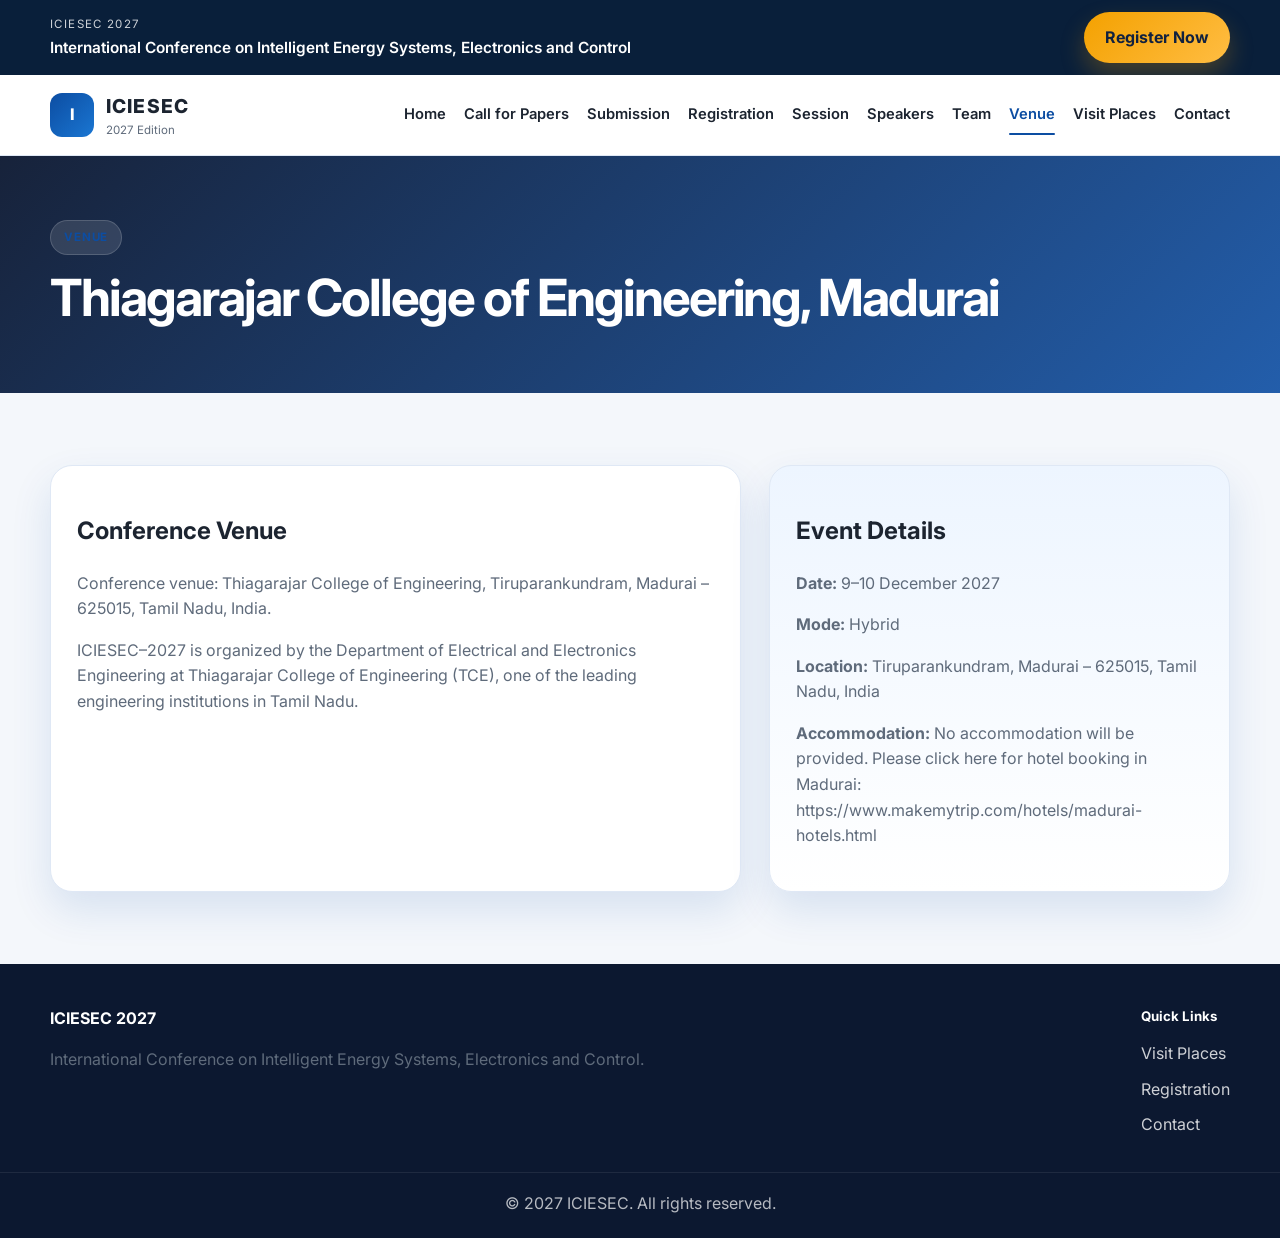
<file: venue.html>
<!DOCTYPE html>
<html lang="en">
  <head>
    <meta charset="UTF-8" />
    <meta name="viewport" content="width=device-width, initial-scale=1.0" />
    <title>ICIESEC 2027 | Venue</title>
    <link rel="preconnect" href="https://fonts.googleapis.com" />
    <link rel="preconnect" href="https://fonts.gstatic.com" crossorigin />
    <link href="https://fonts.googleapis.com/css2?family=Inter:wght@400;500;600;700;800&display=swap" rel="stylesheet" />
    <link rel="stylesheet" href="css/style.css" />
  </head>
  <body>
    <header class="topbar">
      <div class="container topbar-inner">
        <div class="brand-block">
          <span class="eyebrow">ICIESEC 2027</span>
          <strong>International Conference on Intelligent Energy Systems, Electronics and Control</strong>
        </div>
        <a href="Registration.html" class="btn btn-primary">Register Now</a>
      </div>
    </header>

    <nav class="navbar">
      <div class="container nav-inner">
        <div class="logo-wrap">
          <div class="logo-mark">I</div>
          <div>
            <div class="logo-title">ICIESEC</div>
            <div class="logo-subtitle">2027 Edition</div>
          </div>
        </div>
        <button class="nav-toggle" aria-label="Toggle navigation">☰</button>
        <div class="nav-links">
          <a href="index.html">Home</a>
          <a href="Papers.html">Call for Papers</a>
          <a href="Submission.html">Submission</a>
          <a href="Registration.html">Registration</a>
          <a href="session.html">Session</a>
          <a href="speakers.html">Speakers</a>
          <a href="team.html">Team</a>
          <a href="venue.html" class="active">Venue</a>
          <a href="place.html">Visit Places</a>
          <a href="contact.html">Contact</a>
        </div>
      </div>
    </nav>

    <main>
      <section class="page-hero narrow">
        <div class="container">
          <span class="tag">Venue</span>
          <h1>Thiagarajar College of Engineering, Madurai</h1>
        </div>
      </section>

      <section class="content-section">
        <div class="container two-column">
          <div class="content-block">
            <h2>Conference Venue</h2>
            <p>
              Conference venue: Thiagarajar College of Engineering, Tiruparankundram, Madurai – 625015, Tamil Nadu, India.
            </p>
            <p>
              ICIESEC–2027 is organized by the Department of Electrical and Electronics Engineering at Thiagarajar College of Engineering (TCE), one of the leading engineering institutions in Tamil Nadu.
            </p>
          </div>
          <div class="content-block accent-box">
            <h2>Event Details</h2>
            <p><strong>Date:</strong> 9–10 December 2027</p>
            <p><strong>Mode:</strong> Hybrid</p>
            <p><strong>Location:</strong> Tiruparankundram, Madurai – 625015, Tamil Nadu, India</p>
            <p><strong>Accommodation:</strong> No accommodation will be provided. Please click here for hotel booking in Madurai: https://www.makemytrip.com/hotels/madurai-hotels.html</p>
          </div>
        </div>
      </section>
    </main>

    <footer class="site-footer">
      <div class="container footer-inner">
        <div>
          <h4>ICIESEC 2027</h4>
          <p>International Conference on Intelligent Energy Systems, Electronics and Control.</p>
        </div>
        <div>
          <h5>Quick Links</h5>
          <ul>
            <li><a href="place.html">Visit Places</a></li>
            <li><a href="Registration.html">Registration</a></li>
            <li><a href="contact.html">Contact</a></li>
          </ul>
        </div>
      </div>
      <div class="footer-bottom">© 2027 ICIESEC. All rights reserved.</div>
    </footer>

    <script src="js/main.js"></script>
  </body>
</html>
</file>
<file: css/style.css>
:root {
  --bg: #f4f7fb;
  --panel: #ffffff;
  --panel-alt: #eef4ff;
  --primary: #0c4da2;
  --primary-deep: #082b5e;
  --secondary: #f4a100;
  --text: #1c2430;
  --muted: #5f6b7b;
  --border: #dfe8f5;
  --shadow: 0 18px 40px rgba(12, 77, 162, 0.12);
}

* { box-sizing: border-box; }

html { scroll-behavior: smooth; }

body {
  margin: 0;
  font-family: "Inter", sans-serif;
  color: var(--text);
  background: var(--bg);
  line-height: 1.6;
}

a {
  color: inherit;
  text-decoration: none;
}

img { max-width: 100%; display: block; }

.container {
  width: min(1180px, calc(100% - 32px));
  margin: 0 auto;
}

.topbar {
  background: #091f3a;
  color: #ffffff;
  padding: 12px 0;
}

.topbar-inner {
  display: flex;
  align-items: center;
  justify-content: space-between;
  gap: 20px;
}

.brand-block {
  display: flex;
  flex-direction: column;
  gap: 2px;
}

.eyebrow {
  font-size: 0.72rem;
  letter-spacing: 0.12em;
  text-transform: uppercase;
  opacity: 0.8;
}

.brand-block strong {
  font-size: 0.96rem;
  font-weight: 600;
}

.btn {
  display: inline-flex;
  align-items: center;
  justify-content: center;
  border: none;
  border-radius: 999px;
  padding: 0.8rem 1.3rem;
  font-weight: 700;
  cursor: pointer;
  transition: transform 0.2s ease, box-shadow 0.2s ease;
}

.btn:hover {
  transform: translateY(-1px);
}

.btn-primary {
  background: linear-gradient(135deg, var(--secondary), #ffbd43);
  color: #11213f;
  box-shadow: 0 12px 24px rgba(244, 161, 0, 0.25);
}

.btn-secondary {
  background: rgba(255, 255, 255, 0.16);
  color: white;
  border: 1px solid rgba(255, 255, 255, 0.25);
}

.navbar {
  background: rgba(255, 255, 255, 0.96);
  backdrop-filter: blur(10px);
  position: sticky;
  top: 0;
  z-index: 100;
  border-bottom: 1px solid var(--border);
}

.nav-inner {
  display: flex;
  align-items: center;
  justify-content: space-between;
  min-height: 80px;
  gap: 20px;
}

.logo-wrap {
  display: flex;
  align-items: center;
  gap: 12px;
}

.logo-mark {
  width: 44px;
  height: 44px;
  display: grid;
  place-items: center;
  border-radius: 12px;
  background: linear-gradient(135deg, var(--primary), #1a76d2);
  color: white;
  font-weight: 800;
}

.logo-title {
  font-size: 1.2rem;
  font-weight: 800;
  letter-spacing: 0.06em;
}

.logo-subtitle {
  font-size: 0.72rem;
  color: var(--muted);
}

.nav-links {
  display: flex;
  align-items: center;
  flex-wrap: wrap;
  gap: 18px;
}

.nav-links a {
  position: relative;
  color: var(--text);
  font-weight: 600;
  font-size: 0.92rem;
  transition: color 0.2s ease;
}

.nav-links a:hover,
.nav-links a.active {
  color: var(--primary);
}

.nav-links a.active::after {
  content: "";
  position: absolute;
  left: 0;
  bottom: -8px;
  width: 100%;
  height: 2px;
  border-radius: 99px;
  background: var(--primary);
}

.nav-toggle {
  display: none;
  background: transparent;
  border: 1px solid var(--border);
  border-radius: 10px;
  font-size: 1.5rem;
  padding: 8px 10px;
  cursor: pointer;
}

.hero {
  background: linear-gradient(135deg, rgba(10, 34, 77, 0.92), rgba(12, 77, 162, 0.8)),
    url("https://images.unsplash.com/photo-1516321318423-f06f85e504b3?auto=format&fit=crop&w=1600&q=80") center/cover no-repeat;
  color: white;
  padding: 88px 0 70px;
}

.hero-inner {
  display: grid;
  grid-template-columns: 1.5fr 0.9fr;
  gap: 32px;
  align-items: center;
}

.tag {
  display: inline-flex;
  padding: 0.45rem 0.8rem;
  border-radius: 999px;
  background: rgba(255, 255, 255, 0.12);
  border: 1px solid rgba(255, 255, 255, 0.16);
  font-size: 0.72rem;
  font-weight: 700;
  letter-spacing: 0.08em;
  text-transform: uppercase;
}

.hero-copy h1,
.page-hero h1,
.section-heading h2 {
  margin: 0 0 18px;
  line-height: 1.1;
  letter-spacing: -0.04em;
}

.hero-copy h1 {
  font-size: clamp(2.4rem, 4vw, 4.5rem);
}

.hero-copy p {
  font-size: 1.06rem;
  color: rgba(255, 255, 255, 0.88);
  max-width: 700px;
}

.hero-actions {
  display: flex;
  flex-wrap: wrap;
  gap: 14px;
  margin: 26px 0 18px;
}

.meta-list {
  list-style: none;
  padding: 0;
  margin: 0;
  display: grid;
  gap: 8px;
  color: rgba(255, 255, 255, 0.92);
  font-weight: 500;
}

.hero-panel {
  display: flex;
  justify-content: center;
}

.panel-card,
.highlight-box,
.feature-card,
.pricing-card,
.content-block {
  background: var(--panel);
  border: 1px solid var(--border);
  border-radius: 22px;
  box-shadow: var(--shadow);
}

.panel-card {
  color: var(--text);
  padding: 28px 24px;
  width: min(100%, 360px);
}

.panel-card h3, .highlight-box h3 {
  margin-top: 0;
  margin-bottom: 16px;
  font-size: 1.3rem;
}

.panel-card ul,
.highlight-box ul,
.check-list,
.numbered-list,
.site-footer ul {
  margin: 0;
  padding-left: 18px;
  color: var(--muted);
}

.panel-card li,
.highlight-box li,
.check-list li,
.numbered-list li,
.site-footer li {
  margin-bottom: 10px;
}

.info-section,
.content-section {
  padding: 72px 0;
}

.section-heading {
  margin-bottom: 28px;
}

.section-heading span,
.page-hero .tag {
  color: var(--primary);
}

.section-heading h2 {
  font-size: clamp(2rem, 3vw, 3rem);
  color: var(--text);
}

.grid-2,
.two-column {
  display: grid;
  grid-template-columns: 1.2fr 0.8fr;
  gap: 28px;
}

.highlight-box,
.content-block,
.feature-card,
.pricing-card {
  padding: 26px;
}

.card-list,
.pricing-grid {
  display: grid;
  grid-template-columns: repeat(3, minmax(0, 1fr));
  gap: 24px;
}

.feature-card h3,
.pricing-card h3 {
  margin-top: 0;
  margin-bottom: 12px;
  font-size: 1.35rem;
}

.feature-card p,
.content-block p,
.pricing-card li,
.site-footer p,
.site-footer a {
  color: var(--muted);
}

.stats-section {
  padding: 0 0 72px;
}

.stats-grid {
  display: grid;
  grid-template-columns: repeat(4, minmax(0, 1fr));
  gap: 22px;
}

.stat-card {
  background: linear-gradient(180deg, var(--panel), var(--panel-alt));
  border: 1px solid var(--border);
  border-radius: 18px;
  padding: 28px 20px;
  text-align: center;
  box-shadow: var(--shadow);
}

.stat-card strong {
  display: block;
  font-size: clamp(2rem, 3vw, 2.7rem);
  color: var(--primary);
}

.stat-card span {
  color: var(--muted);
  font-weight: 600;
}

.page-hero {
  background: linear-gradient(135deg, rgba(11, 23, 48, 0.95), rgba(12, 77, 162, 0.9));
  color: white;
  padding: 72px 0 54px;
}

.page-hero.narrow {
  padding: 64px 0 50px;
}

.page-hero h1 {
  font-size: clamp(2.2rem, 4vw, 3.2rem);
  margin-top: 14px;
}

.accent-box {
  background: linear-gradient(180deg, #edf5ff, #ffffff);
}

.pricing-card {
  text-align: center;
}

.pricing-card.featured {
  border-color: rgba(12, 77, 162, 0.25);
  background: linear-gradient(180deg, #edf6ff, #ffffff);
  transform: translateY(-8px);
}

.price {
  font-size: 2.2rem;
  font-weight: 800;
  color: var(--primary);
  margin-bottom: 12px;
}

.site-footer {
  background: #0c1830;
  color: white;
  padding-top: 42px;
}

.footer-inner {
  display: flex;
  justify-content: space-between;
  gap: 30px;
  padding-bottom: 24px;
}

.site-footer h4,
.site-footer h5 {
  margin-top: 0;
  margin-bottom: 14px;
}

.site-footer ul {
  list-style: none;
  padding: 0;
}

.site-footer a {
  color: rgba(255, 255, 255, 0.8);
}

.footer-bottom {
  padding: 18px 0 22px;
  border-top: 1px solid rgba(255, 255, 255, 0.08);
  text-align: center;
  color: rgba(255, 255, 255, 0.7);
}

@media (max-width: 980px) {
  .hero-inner,
  .grid-2,
  .two-column,
  .card-list,
  .pricing-grid,
  .stats-grid {
    grid-template-columns: 1fr;
  }

  .nav-toggle {
    display: inline-block;
  }

  .nav-links {
    display: none;
    position: absolute;
    top: 100%;
    left: 0;
    right: 0;
    background: white;
    border-bottom: 1px solid var(--border);
    padding: 16px 20px 18px;
    flex-direction: column;
    align-items: flex-start;
    box-shadow: var(--shadow);
  }

  .nav-links.open {
    display: flex;
  }

  .logo-wrap {
    flex: 1;
  }
}

@media (max-width: 640px) {
  .topbar-inner,
  .footer-inner {
    flex-direction: column;
    align-items: flex-start;
  }

  .hero {
    padding-top: 72px;
  }
}
</file>
